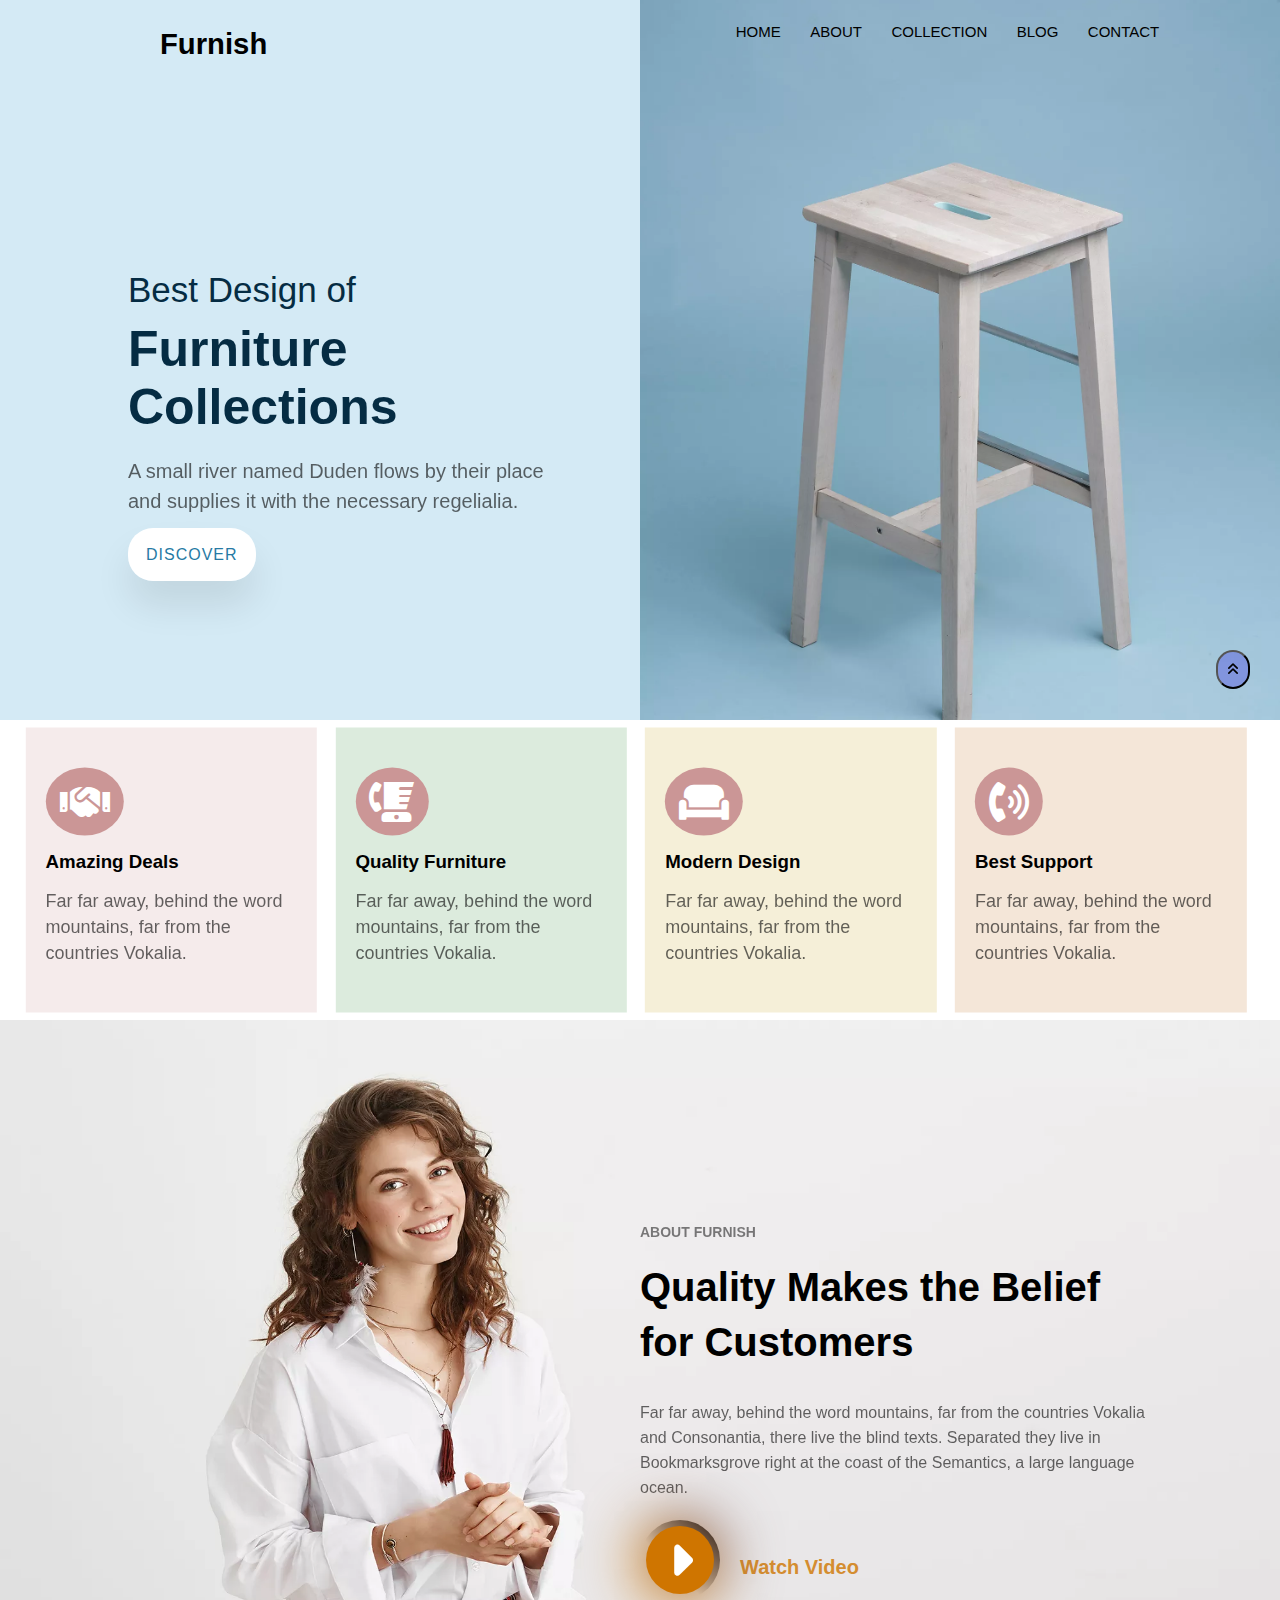
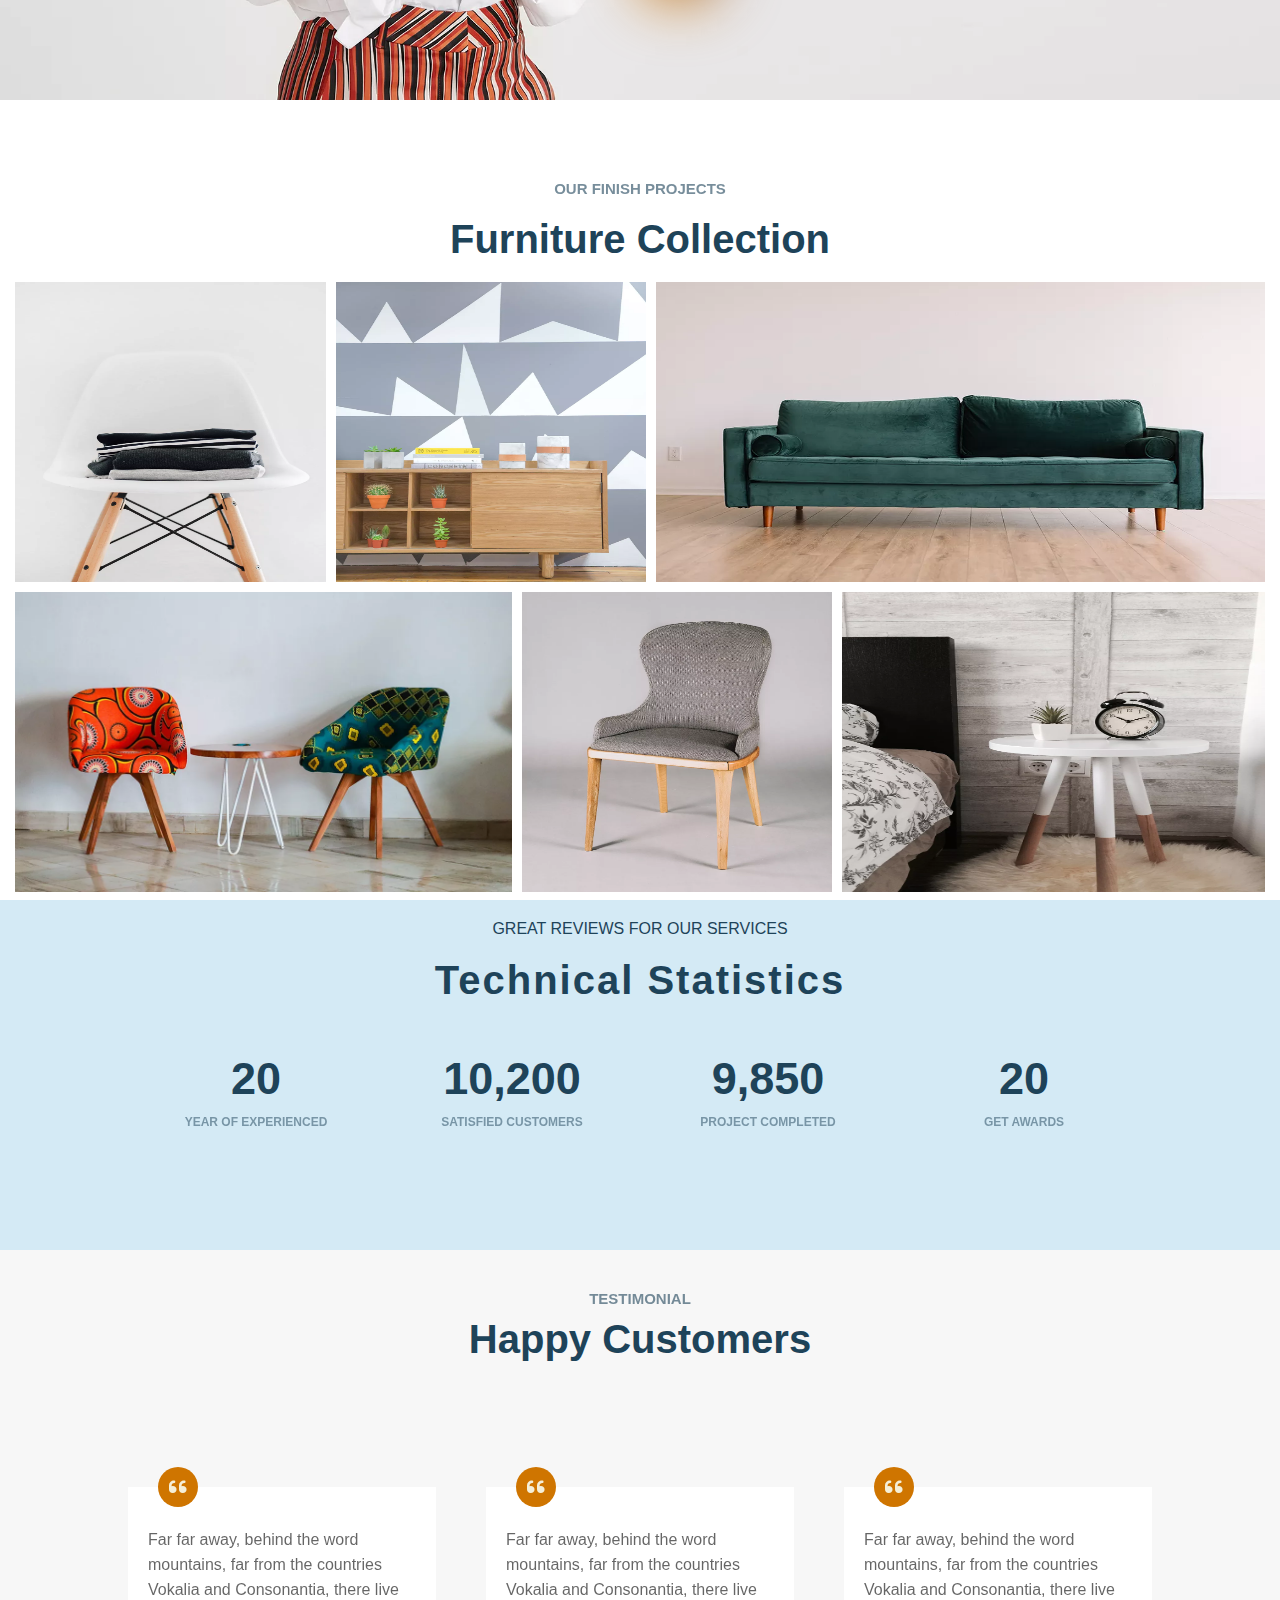
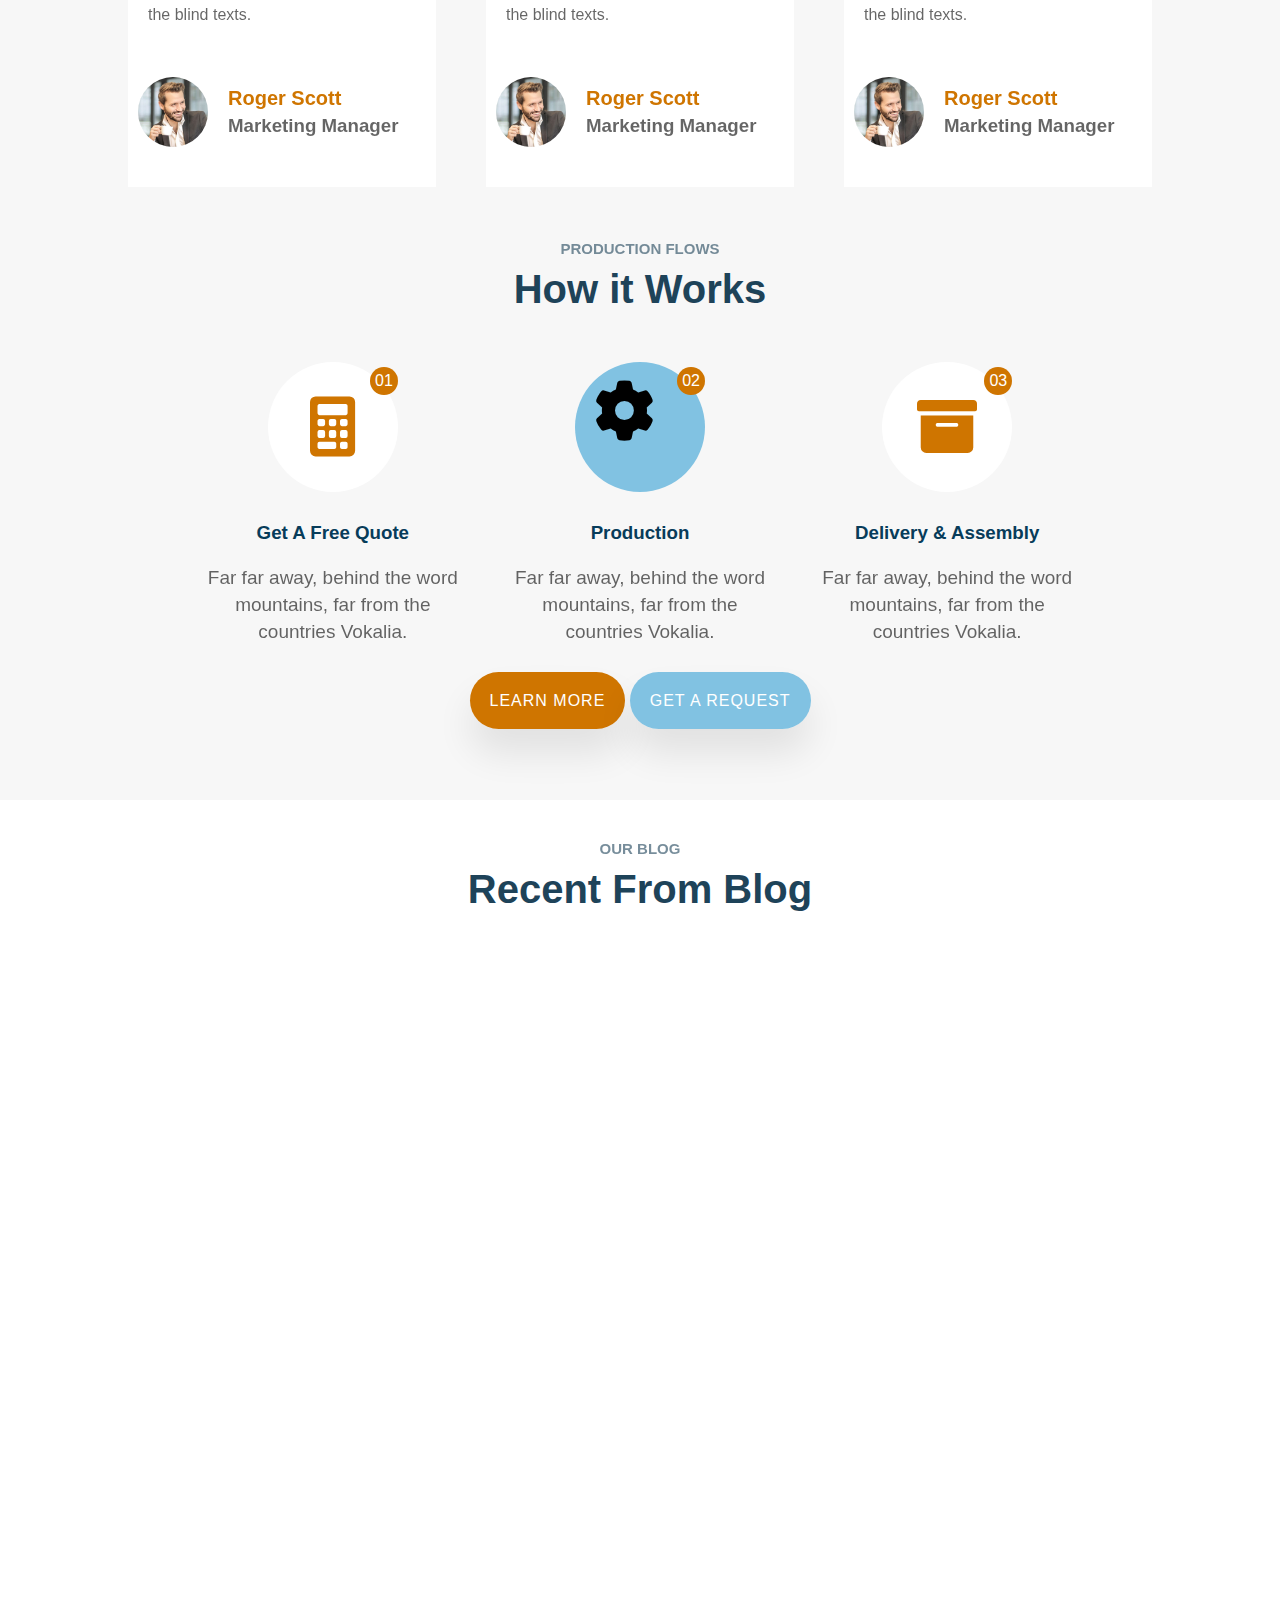
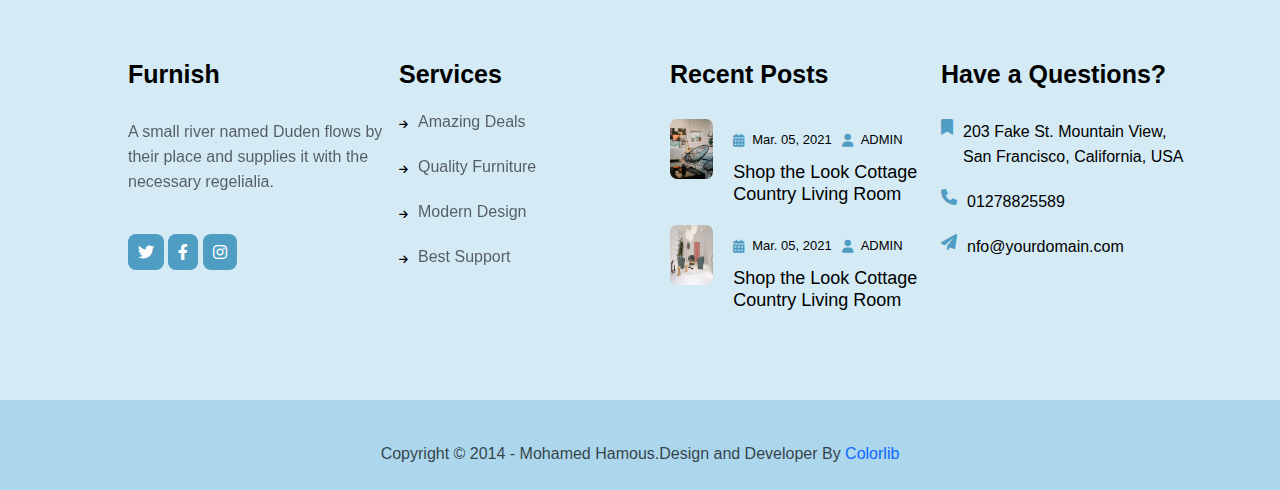
<file: index.html>
<!DOCTYPE html>
<html lang="en">

<head>
    <meta charset="UTF-8">
    <meta http-equiv="X-UA-Compatible" content="IE=edge">
    <meta name="viewport" content="width=device-width, initial-scale=1.0">
    <title>Furnish</title>
    <link rel="stylesheet" href="./sass/min1.css">
    <link rel="stylesheet" href="./sass/all.css">

    <!-- Link Swiper's CSS -->
    <link rel="stylesheet" href="https://unpkg.com/swiper/swiper-bundle.min.css" />

    <link rel="stylesheet" href="https://unpkg.com/swiper@8/swiper-bundle.min.css" />
    <!-- AOS -->
    <link href="https://unpkg.com/aos@2.3.1/dist/aos.css" rel="stylesheet">
</head>

<body>
    <!-- start of hero -->
    <section class="hero" id="butt">
        <div class="nav">
            <div class="d1">
                <div class="logo">
                    <h3>
                        Furnish
                    </h3>

                </div>
            </div>
            <div class="d2">
                <input type="checkbox" id="check">
                <div class="chck">
                    <label for="check" class="checkbtn">
                        <i class="fa-solid fa-bars"></i>
                    </label>
                </div>
                <ul>
                    <li><a href="./index.html">HOME</a></li>
                    <li><a href="./html/about.html">ABOUT</a></li>
                    <li><a href="./html/colliction.html">COLLECTION</a></li>
                    <li><a href="./html/blog.html">BLOG</a></li>
                    <li><a href="./html/contact.html">CONTACT</a></li>

                </ul>
            </div>
        </div>
        <div class="img">
            <div class="color">
               <!-- scrol -->
        <div class="scrol">
            <a href="#butt"><button><i class="fa-solid fa-angles-up"></i></button></a>
        </div>
        <!-- scrol -->
            </div>
            <div class="imgg">

            </div>
        </div>
        <div class="d">
            <h3>Best Design of</h3>
            <h2>Furniture Collections
            </h2>
            <p>A small river named Duden flows by their place and supplies it with the necessary regelialia.</p>
            <a href="#">DISCOVER</a>
        </div>
      


        

    </section>
    <!-- end of hero -->

    <!-- start of hedar -->
    <!-- start of sec1 -->
    <section class="sec1">
        <div class="d1">
            <div class="dd1 dd11">
                <div class="icon">
                    <i class="fa-solid fa-handshake"></i>
                    <h3>Amazing Deals</h3>
                    <p>Far far away, behind the word mountains, far from the countries Vokalia.</p>
                </div>
            </div>
            <div class="dd1 dd12">
                <div class="icon">
                    <i class="fa-solid fa-blender-phone"></i>
                    <h3>Quality Furniture</h3>
                    <p>Far far away, behind the word mountains, far from the countries Vokalia.</p>
                </div>
            </div>
            <div class="dd1 dd13">
                <div class="icon">
                    <i class="fa-solid fa-couch"></i>
                    <h3>Modern Design</h3>
                    <p>Far far away, behind the word mountains, far from the countries Vokalia.</p>
                </div>
            </div>
            <div class="dd1 dd14">
                <div class="icon">
                    <i class="fa-solid fa-phone-volume"></i>
                    <h3>Best Support</h3>
                    <p>Far far away, behind the word mountains, far from the countries Vokalia.</p>
                </div>
            </div>
        </div>

       
    </section>

    <!-- end of sec1 -->

    <!-- start of Watch -->
    <section class="Watch">
        <div class="d">
            <h4>ABOUT FURNISH</h4>
            <h3>Quality Makes the Belief for Customers</h3>
            <p>Far far away, behind the word mountains, far from the countries Vokalia and Consonantia, there live the
                blind texts. Separated they live in Bookmarksgrove right at the coast of the Semantics, a large language
                ocean.</p>
            <div class="icon">

                <a href="https://youtu.be/ThutMddh32E" target="_blank">
                    <div class="d1"><i class="fa-solid fa-caret-right"></i></div>
                </a>

                <h3>Watch Video</h3>
            </div>
        </div>
    </section>
    <!-- end of Watch -->
    <!-- end of hedar -->

    <!-- start of Furniture -->
    <section class="Furniture">
        <div class="d1">
            <h4>OUR FINISH PROJECTS</h4>
            <h2>Furniture Collection</h2>
        </div>

        <div class="d2">

            <div class="dd1">
                <div class="ddd1">
                    <img src="images/xgallery-1.jpg.pagespeed.ic.2M0pDzIi0f.webp" alt="">
                    <div class="hover">
                        <div class="hov">
                            <i class="fa-solid fa-magnifying-glass"></i>
                            <h2>Business Finance Consulting</h2>
                        </div>
                    </div>
                </div>
                <div class="ddd1">
                    <img src="images/xgallery-2.jpg.pagespeed.ic.TLywD-6RND.webp"">
                    <div class=" hover">
                    <div class="hov">
                        <i class="fa-solid fa-magnifying-glass"></i>
                        <h2>Business Finance Consulting</h2>
                    </div>

                </div>
            </div>
            <div class="ddd1">
                <img src="images/xgallery-3.jpg.pagespeed.ic.D6v1FlGP67.webp" alt="">
                <div class="hover">
                    <div class="hov">

                        <i class="fa-solid fa-magnifying-glass"></i>
                        <h2>Business Finance Consulting</h2>
                    </div>

                </div>
            </div>

        </div>

        <div class="dd1 dd11">
            <div class="ddd1">
                <img src="images/xgallery-4.jpg.pagespeed.ic.HyPAauMpzn.webp" alt="">
                <div class="hover">
                    <div class="hov">
                        <i class="fa-solid fa-magnifying-glass"></i>
                        <h2>Business Finance Consulting</h2>
                    </div>
                </div>
            </div>
            <div class="ddd1">
                <img src="images/xgallery-5.jpg.pagespeed.ic._EmWfuQrC3.webp">
                <div class="hover">
                    <div class="hov">
                        <i class="fa-solid fa-magnifying-glass"></i>
                        <h2>Business Finance Consulting</h2>
                    </div>

                </div>
            </div>
            <div class="ddd1">
                <img src="images/xgallery-6.jpg.pagespeed.ic.Jp0t1eNjFv.webp" alt="">
                <div class="hover">
                    <div class="hov">

                        <i class="fa-solid fa-magnifying-glass"></i>
                        <h2>Business Finance Consulting</h2>
                    </div>

                </div>
            </div>

        </div>
        </div>
    </section>
    <!-- end of Furniture -->

    <!-- start of Technical -->
    <section class="Technical">
        <div class="d1">
            <p>GREAT REVIEWS FOR OUR SERVICES</p>
            <h2>Technical Statistics</h2>
        </div>
        <div class="d2">
            <div class="dd1">
                <h2>20</h2>
                <h3>YEAR OF EXPERIENCED</h3>
            </div>
            <div class="dd1">
                <h2>10,200 </h2>
                <h3>SATISFIED CUSTOMERS</h3>
            </div>
            <div class="dd1">
                <h2>9,850 </h2>
                <h3>PROJECT COMPLETED</h3>
            </div>
            <div class="dd1">
                <h2>20</h2>
                <h3>GET AWARDS</h3>
            </div>
        </div>
    </section>
    <!-- end of Technical -->

    <!-- start of Happy -->
    <section class="Happy">
        <div class="d1">
            <h6>TESTIMONIAL</h6>
            <h2>Happy Customers</h2>
        </div>
        <!-- Slider start -->
        <div class="section">



            <div class="swiper mySwiper container">


                <div class="swiper-wrapper content">



                    <!-- التكرار -->
                    <div class="swiper-slide card">
                        <div class="card-content">
                            <div class="icon">
                                <i class="fa-solid fa-quote-left"></i>
                            </div>
                            <div class="nam">
                                <p>Far far away, behind the word mountains, far from the countries Vokalia and
                                    Consonantia, there live the blind texts.</p>
                            </div>
                            <div class="dd1">
                                <div class="image">
                                    <img src="images/xperson_1.jpg.pagespeed.ic.a2MnMHMs44.webp" alt="">
                                </div>
                                <div class="dd">
                                    <h2>Roger Scott</h2>
                                    <h3>Marketing Manager</h3>
                                </div>
                            </div>

                        </div>

                    </div>
                    <!-- التكرار -->
                    <div class="swiper-slide card">
                        <div class="card-content">
                            <div class="icon">
                                <i class="fa-solid fa-quote-left"></i>
                            </div>
                            <div class="nam">
                                <p>Far far away, behind the word mountains, far from the countries Vokalia and
                                    Consonantia, there live the blind texts.</p>
                            </div>
                            <div class="dd1">
                                <div class="image">
                                    <img src="images/xperson_1.jpg.pagespeed.ic.a2MnMHMs44.webp" alt="">
                                </div>
                                <div class="dd">
                                    <h2>Roger Scott</h2>
                                    <h3>Marketing Manager</h3>
                                </div>
                            </div>

                        </div>

                    </div>
                    <!-- التكرار -->
                    <div class="swiper-slide card">
                        <div class="card-content">
                            <div class="icon">
                                <i class="fa-solid fa-quote-left"></i>
                            </div>
                            <div class="nam">
                                <p>Far far away, behind the word mountains, far from the countries Vokalia and
                                    Consonantia, there live the blind texts.</p>
                            </div>
                            <div class="dd1">
                                <div class="image">
                                    <img src="images/xperson_1.jpg.pagespeed.ic.a2MnMHMs44.webp" alt="">
                                </div>
                                <div class="dd">
                                    <h2>Roger Scott</h2>
                                    <h3>Marketing Manager</h3>
                                </div>
                            </div>

                        </div>

                    </div>
                    <!-- التكرار -->
                    <div class="swiper-slide card">
                        <div class="card-content">
                            <div class="icon">
                                <i class="fa-solid fa-quote-left"></i>
                            </div>
                            <div class="nam">
                                <p>Far far away, behind the word mountains, far from the countries Vokalia and
                                    Consonantia, there live the blind texts.</p>
                            </div>
                            <div class="dd1">
                                <div class="image">
                                    <img src="images/xperson_1.jpg.pagespeed.ic.a2MnMHMs44.webp" alt="">
                                </div>
                                <div class="dd">
                                    <h2>Roger Scott</h2>
                                    <h3>Marketing Manager</h3>
                                </div>
                            </div>
                        </div>

                    </div>



                </div>


                <!-- <div class="swiper-button-next"></div>
            <div class="swiper-button-prev"></div> -->
                <!-- <div class="swiper-pagination mmmm"></div> -->
            </div>


        </div>
        <!-- Slider start -->
    </section>
    <!-- end of Happy -->

    <!-- start of Works -->
    <section class="Works">
        <div class="d1">
            <h6>PRODUCTION FLOWS</h6>
            <h2>How it Works</h2>
        </div>
        <div class="d2">
            <div class="dd1">
                <div class="icon icon1">
                    <i class="fa-solid fa-calculator"></i>
                    <p>01</p>
                </div>
                <h3>Get A Free Quote</h3>
                <p class="p">Far far away, behind the word mountains, far from the countries Vokalia.</p>
            </div>
            
            <div class="dd1">
                <div class="icon icon2">
                    <i class="fa-solid fa-gear"></i>
                    <p>02</p>
                </div>
                <h3>Production</h3>
                <p class="p">Far far away, behind the word mountains, far from the countries Vokalia.</p>
            </div>
            <div class="dd1">
                <div class="icon icon1">
                    <i class="fa-solid fa-box-archive"></i>
                    <p>03</p>
                </div>
                <h3>Delivery & Assembly</h3>
                <p class="p">Far far away, behind the word mountains, far from the countries Vokalia.</p>
            </div>
        </div>
      <div class="d3">
        <a href="#" class="a1">LEARN MORE</a>
        <a href="#" class="a2">GET A REQUEST</a>
      </div>
    </section>
    <!-- end of Works -->

    <!-- start of BLOG -->
    <section class="BLOG">
        <div class="d1">
            <h6>OUR BLOG</h6>
            <h2>Recent From Blog</h2>
        </div>
       
        <div class="d2">
            <div class="dd1" data-aos="fade-right">
                <div class="ddd1">
                    <img src="./images/ximage_1.jpg.pagespeed.ic.lLQxauzNRM.webp" alt="">
                </div>
                <div class="ddd2">
                    <div class="dddd2">
                        <div class="icon">
                            <div class="icon1">
                                <i class="fa-solid fa-user"></i>
                                <p>ADMIN</p>
                            </div>
                            
                            <div class="icon1">
                                <i class="fa-solid fa-calendar-days"></i>
                                <p>JAN 27 2021</p>
                            </div>
                            <div class="icon1">
                                <i class="fa-regular fa-comments"></i>
                                <p>COMMENTS</p>
                            </div>
                            
                        </div>
                        <h2>Shop the Look Cottage Country Living Room</h2>
                        <p>A small river named Duden flows by their place.</p>
                    </div>
                </div>
            </div>

            <div class="dd1" data-aos="fade-left">
                <div class="ddd1">
                    <img src="./images/ximage_2.jpg.pagespeed.ic.QHtUTnUGus.webp" alt="">
                </div>
                <div class="ddd2">
                    <div class="dddd2">
                        <div class="icon">
                            <div class="icon1">
                                <i class="fa-solid fa-user"></i>
                                <p>ADMIN</p>
                            </div>
                            
                            <div class="icon1">
                                <i class="fa-solid fa-calendar-days"></i>
                                <p>JAN 27 2021</p>
                            </div>
                            <div class="icon1">
                                <i class="fa-regular fa-comments"></i>
                                <p>COMMENTS</p>
                            </div>
                            
                        </div>
                        <h2>Shop the Look Cottage Country Living Room</h2>
                        <p>A small river named Duden flows by their place.</p>
                    </div>
                </div>
            </div>
            <div class="dd1" data-aos="fade-right">
                
                <div class="ddd2">
                    <div class="dddd2">
                        <div class="icon">
                            <div class="icon1">
                                <i class="fa-solid fa-user"></i>
                                <p>ADMIN</p>
                            </div>
                            
                            <div class="icon1">
                                <i class="fa-solid fa-calendar-days"></i>
                                <p>JAN 27 2021</p>
                            </div>
                            <div class="icon1">
                                <i class="fa-regular fa-comments"></i>
                                <p>COMMENTS</p>
                            </div>
                            
                        </div>
                        <h2>Shop the Look Cottage Country Living Room</h2>
                        <p>A small river named Duden flows by their place.</p>
                    </div>
                </div>
                <div class="ddd1">
                    <img src="./images/ximage_3.jpg.pagespeed.ic.pbxz9NSsK_.webp" alt="">
                </div>
            </div>
            <div class="dd1" data-aos="fade-left">
               
                <div class="ddd2">
                    <div class="dddd2">
                        <div class="icon">
                            <div class="icon1">
                                <i class="fa-solid fa-user"></i>
                                <p>ADMIN</p>
                            </div>
                            
                            <div class="icon1">
                                <i class="fa-solid fa-calendar-days"></i>
                                <p>JAN 27 2021</p>
                            </div>
                            <div class="icon1">
                                <i class="fa-regular fa-comments"></i>
                                <p>COMMENTS</p>
                            </div>
                            
                        </div>
                        <h2>Shop the Look Cottage Country Living Room</h2>
                        <p>A small river named Duden flows by their place.</p>
                    </div>
                </div>
                <div class="ddd1">
                    <img src="./images/ximage_4.jpg.pagespeed.ic.snGqhGrNJf.webp" alt="">
                </div>
            </div>
            
            
        </div>
        
    </section>
    <!-- end of BLOG -->

      <!-- start of footre -->
      <section class="footre">
        <div class="d1">
            <div class="dd1 dd11">
                <h3>Furnish </h3>
                <p>A small river named Duden flows by their place and supplies it with the necessary regelialia.</p>
                <div class="icon">
                    <i class="fa-brands fa-twitter"></i>
                    <i class="fa-brands fa-facebook-f"></i>
                    <i class="fa-brands fa-instagram"></i>
                </div>
            </div>

            <div class="dd1 dd12">
                <h3>Services</h3>
                <div class="icons">
                    <div class="ico">
                        <i class="fa-solid fa-arrow-right"></i>
                       <a href="#"><p>Amazing Deals</p></a>   
                    </div>
                    <div class="ico">
                        <i class="fa-solid fa-arrow-right"></i>
                       <a href="#"><p>Quality Furniture</p></a>   
                    </div>
                    <div class="ico">
                        <i class="fa-solid fa-arrow-right"></i>
                       <a href="#"><p>Modern Design</p></a>   
                    </div>
                    <div class="ico">
                        <i class="fa-solid fa-arrow-right"></i>
                       <a href="#"><p>Best Support</p></a>   
                    </div>
                </div>
            </div>

            <div class="dd1 dd13">
                <h3>Recent Posts</h3>
                <div class="ddd1">
                    <div class="img">
                        <img src="images/ximage_1.jpg.pagespeed.ic.lLQxauzNRM.webp" alt="" srcset="">

                    </div>
                    <div class="icons">
                        <div class="add">
                            <div class="icon1">
                                <i class="fa-solid fa-calendar-days"></i>
                                <p>Mar. 05, 2021</p>
                            </div>
                            <div class="icon1">
                                <i class="fa-solid fa-user"></i>
                                <p>ADMIN</p>
                            </div>
                        </div>
                        
                        <p>Shop the Look Cottage Country Living Room</p>
                        
                        
                    </div>
                </div>
                <div class="ddd1">
                    <div class="img">
                        <img src="images/ximage_2.jpg.pagespeed.ic.QHtUTnUGus.webp" alt="" srcset="">

                    </div>
                    <div class="icons">
                        <div class="add">
                            <div class="icon1">
                                <i class="fa-solid fa-calendar-days"></i>
                                <p>Mar. 05, 2021</p>
                            </div>
                            <div class="icon1">
                                <i class="fa-solid fa-user"></i>
                                <p>ADMIN</p>
                            </div>
                        </div>
                        
                        <p>Shop the Look Cottage Country Living Room</p>
                        
                        
                    </div>
                </div>
            </div>
            <div class="dd1 dd14">
                <h3>Have a Questions?</h3>
                <div class="icon4">
                    <i class="fa-solid fa-bookmark"></i>
                    <p>203 Fake St. Mountain View, San Francisco, California, USA</p>
                </div>
                <div class="icon4">
                    <i class="fa-solid fa-phone"></i>
                    <p>01278825589</p>
                </div>
                <div class="icon4">
                    <i class="fa-solid fa-paper-plane"></i>
                    <p>nfo@yourdomain.com</p>
                </div>
                
            </div>
        </div>
        <div class="d2">
            <p>Copyright © 2014 - Mohamed Hamous.Design and Developer By
                <a href="https://colorlib.com/" target="_blank">Colorlib</a>
            </p>
        </div>
    </section>
    <!-- end of  footre -->



    <!-- AOS -->
    <script src="https://unpkg.com/aos@2.3.1/dist/aos.js"></script>
    <!-- Swiper JS -->
    <script src="https://unpkg.com/swiper/swiper-bundle.min.js"></script>

    <script src="https://unpkg.com/swiper@8/swiper-bundle.min.js"></script>
    <!-- Initialize Swiper -->
    <script>
        var swiper = new Swiper(".mySwiper", {
            slidesPerView: 1,
            spaceBetween: 40,
            grabCursor: true,
            autoplay: {
                delay: 4000,
                disableOnInteraction: false,
                pauseOnMouseEnter: true,
            },
            slidesPerGroup: 1,
            loop: true,
            loopFillGroupWithBlank: true,
            pagination: {
                el: ".swiper-pagination",
                clickable: true,
            },
            navigation: {
                nextEl: ".swiper-button-next",
                prevEl: ".swiper-button-prev",
            },
            slidesPerView: 1,
            spaceBetween: 10,
            pagination: {
                el: ".swiper-pagination",
                clickable: true,
            },
            breakpoints: {
                400: {
                    slidesPerView: 1,
                    spaceBetween: 20,
                },
                600: {
                    slidesPerView: 2,
                    spaceBetween: 40,
                },
                768: {
                    slidesPerView: 2,
                    spaceBetween: 50,
                },
                1200: {
                    slidesPerView: 3,
                    spaceBetween: 50,
                },
            },
        });
    </script>
    <script>
        AOS.init({
            once: true,
            duration: 1000,
        })
    </script>
</body>

</html>
</file>
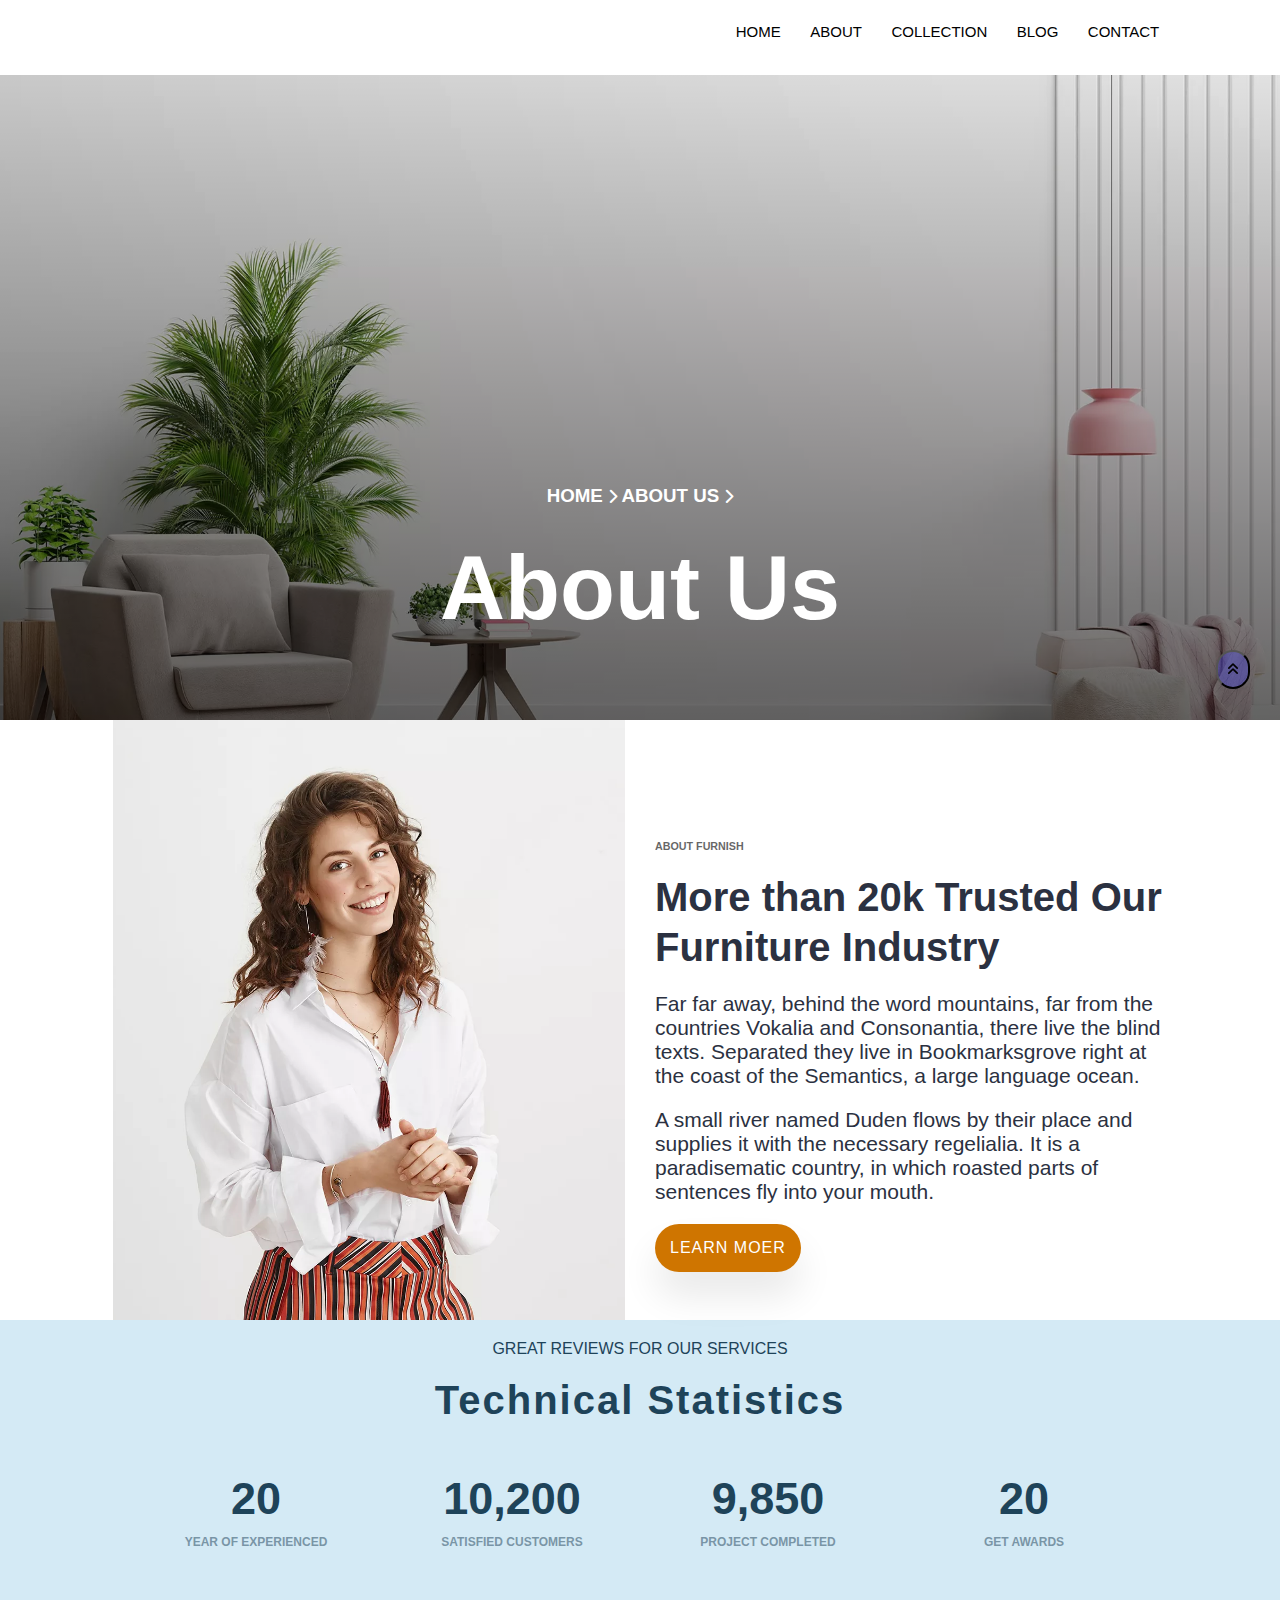
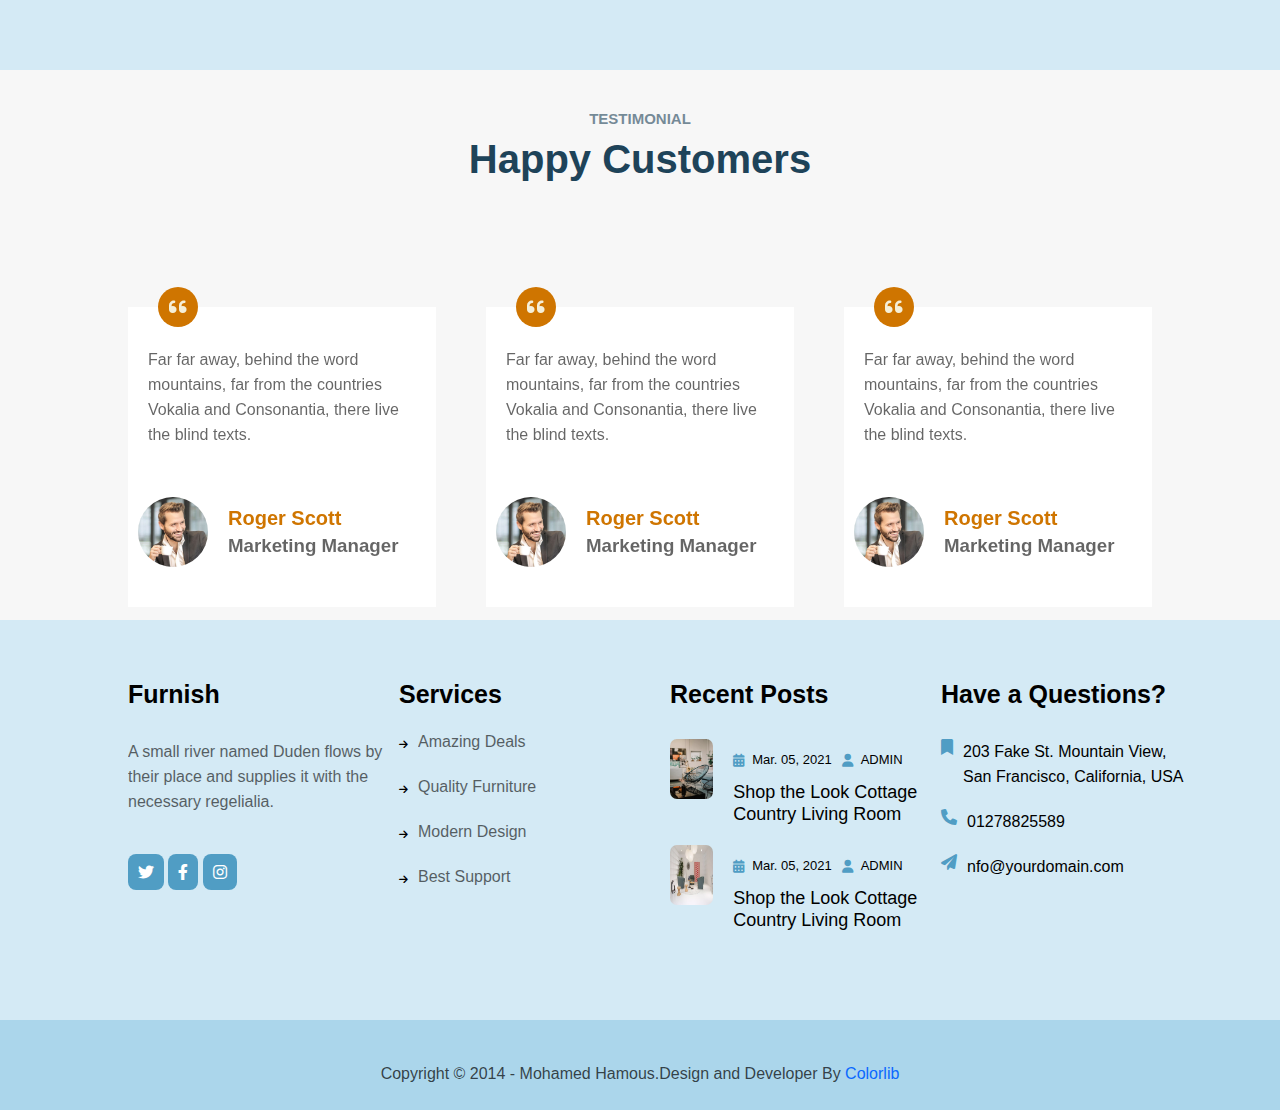
<file: html/about.html>
<!DOCTYPE html>
<html lang="en">

<head>
    <meta charset="UTF-8">
    <meta http-equiv="X-UA-Compatible" content="IE=edge">
    <meta name="viewport" content="width=device-width, initial-scale=1.0">
    <title>Furnish</title>
    <link rel="stylesheet" href="../sass/min2.css">
    <link rel="stylesheet" href="../sass/all.css">

    <!-- Link Swiper's CSS -->
    <link rel="stylesheet" href="https://unpkg.com/swiper/swiper-bundle.min.css" />

    <link rel="stylesheet" href="https://unpkg.com/swiper@8/swiper-bundle.min.css" />
    <!-- AOS -->
    <link href="https://unpkg.com/aos@2.3.1/dist/aos.css" rel="stylesheet">
</head>

<body>
    <!-- start of hero -->
    <section class="hero" id="butt">

        <div class="nav">
            <div class="d1">
                <div class="logo">
                    <h3>
                        Furnish
                    </h3>

                </div>
            </div>
            <div class="d2">
                <input type="checkbox" id="check">
                <div class="chck">
                    <label for="check" class="checkbtn">
                        <i class="fa-solid fa-bars"></i>
                    </label>
                </div>
                <ul>
                    <li><a href="../index.html">HOME</a></li>
                    <li><a href="../html/about.html">ABOUT</a></li>
                    <li><a href="../html/colliction.html">COLLECTION</a></li>
                    <li><a href="../html/blog.html">BLOG</a></li>
                    <li><a href="../html/contact.html">CONTACT</a></li>

                </ul>
            </div>
        </div>
        <div class="d1">
            <h3> <a href="../index.html">HOME</a> <i class="fa-solid fa-chevron-right"></i> ABOUT US <i class="fa-solid fa-chevron-right"></i></h3>
            <h1>About Us</h1>
        </div>
               
    <!-- scrol -->
    <div class="scrol">
        <a href="#butt"><button><i class="fa-solid fa-angles-up"></i></button></a>
    </div>
    <!-- scrol -->
  

    </section>
    <!-- end of hero -->

    <!-- start of hedar -->
    

  
    <section class="hedar">
         <div class="d1">
           
         </div>
         <div class="d2">
            <div class="dd2">
                <h6>ABOUT FURNISH</h6>
                <h2>More than 20k Trusted Our Furniture Industry</h2>
                <p>Far far away, behind the word mountains, far from the countries Vokalia and Consonantia, there live the blind texts. Separated they live in Bookmarksgrove right at the coast of the Semantics, a large language ocean.</p>
                <p>A small river named Duden flows by their place and supplies it with the necessary regelialia. It is a paradisematic country, in which roasted parts of sentences fly into your mouth.</p>

                <a href="#">LEARN MOER</a>
            </div>
         </div>
    </section>

    <!-- end of hedar -->

    

    <!-- start of Technical -->
    <section class="Technical">
        <div class="d1">
            <p>GREAT REVIEWS FOR OUR SERVICES</p>
            <h2>Technical Statistics</h2>
        </div>
        <div class="d2">
            <div class="dd1">
                <h2>20</h2>
                <h3>YEAR OF EXPERIENCED</h3>
            </div>
            <div class="dd1">
                <h2>10,200 </h2>
                <h3>SATISFIED CUSTOMERS</h3>
            </div>
            <div class="dd1">
                <h2>9,850 </h2>
                <h3>PROJECT COMPLETED</h3>
            </div>
            <div class="dd1">
                <h2>20</h2>
                <h3>GET AWARDS</h3>
            </div>
        </div>
    </section>
    <!-- end of Technical -->

    <!-- start of Happy -->
    <section class="Happy">
        <div class="d1">
            <h6>TESTIMONIAL</h6>
            <h2>Happy Customers</h2>
        </div>
        <!-- Slider start -->
        <div class="section">



            <div class="swiper mySwiper container">


                <div class="swiper-wrapper content">



                    <!-- التكرار -->
                    <div class="swiper-slide card">
                        <div class="card-content">
                            <div class="icon">
                                <i class="fa-solid fa-quote-left"></i>
                            </div>
                            <div class="nam">
                                <p>Far far away, behind the word mountains, far from the countries Vokalia and
                                    Consonantia, there live the blind texts.</p>
                            </div>
                            <div class="dd1">
                                <div class="image">
                                    <img src="../images/xperson_1.jpg.pagespeed.ic.a2MnMHMs44.webp" alt="">
                                </div>
                                <div class="dd">
                                    <h2>Roger Scott</h2>
                                    <h3>Marketing Manager</h3>
                                </div>
                            </div>

                        </div>

                    </div>
                    <!-- التكرار -->
                    <div class="swiper-slide card">
                        <div class="card-content">
                            <div class="icon">
                                <i class="fa-solid fa-quote-left"></i>
                            </div>
                            <div class="nam">
                                <p>Far far away, behind the word mountains, far from the countries Vokalia and
                                    Consonantia, there live the blind texts.</p>
                            </div>
                            <div class="dd1">
                                <div class="image">
                                    <img src="../images/xperson_1.jpg.pagespeed.ic.a2MnMHMs44.webp" alt="">
                                </div>
                                <div class="dd">
                                    <h2>Roger Scott</h2>
                                    <h3>Marketing Manager</h3>
                                </div>
                            </div>

                        </div>

                    </div>
                    <!-- التكرار -->
                    <div class="swiper-slide card">
                        <div class="card-content">
                            <div class="icon">
                                <i class="fa-solid fa-quote-left"></i>
                            </div>
                            <div class="nam">
                                <p>Far far away, behind the word mountains, far from the countries Vokalia and
                                    Consonantia, there live the blind texts.</p>
                            </div>
                            <div class="dd1">
                                <div class="image">
                                    <img src="../images/xperson_1.jpg.pagespeed.ic.a2MnMHMs44.webp" alt="">
                                </div>
                                <div class="dd">
                                    <h2>Roger Scott</h2>
                                    <h3>Marketing Manager</h3>
                                </div>
                            </div>

                        </div>

                    </div>
                    <!-- التكرار -->
                    <div class="swiper-slide card">
                        <div class="card-content">
                            <div class="icon">
                                <i class="fa-solid fa-quote-left"></i>
                            </div>
                            <div class="nam">
                                <p>Far far away, behind the word mountains, far from the countries Vokalia and
                                    Consonantia, there live the blind texts.</p>
                            </div>
                            <div class="dd1">
                                <div class="image">
                                    <img src="../images/xperson_1.jpg.pagespeed.ic.a2MnMHMs44.webp" alt="">
                                </div>
                                <div class="dd">
                                    <h2>Roger Scott</h2>
                                    <h3>Marketing Manager</h3>
                                </div>
                            </div>
                        </div>

                    </div>



                </div>


                <!-- <div class="swiper-button-next"></div>
            <div class="swiper-button-prev"></div> -->
                <!-- <div class="swiper-pagination mmmm"></div> -->
            </div>


        </div>
        <!-- Slider start -->
    </section>
    <!-- end of Happy -->


      <!-- start of footre -->
      <section class="footre">
        <div class="d1">
            <div class="dd1 dd11">
                <h3>Furnish </h3>
                <p>A small river named Duden flows by their place and supplies it with the necessary regelialia.</p>
                <div class="icon">
                    <i class="fa-brands fa-twitter"></i>
                    <i class="fa-brands fa-facebook-f"></i>
                    <i class="fa-brands fa-instagram"></i>
                </div>
            </div>

            <div class="dd1 dd12">
                <h3>Services</h3>
                <div class="icons">
                    <div class="ico">
                        <i class="fa-solid fa-arrow-right"></i>
                       <a href="#"><p>Amazing Deals</p></a>   
                    </div>
                    <div class="ico">
                        <i class="fa-solid fa-arrow-right"></i>
                       <a href="#"><p>Quality Furniture</p></a>   
                    </div>
                    <div class="ico">
                        <i class="fa-solid fa-arrow-right"></i>
                       <a href="#"><p>Modern Design</p></a>   
                    </div>
                    <div class="ico">
                        <i class="fa-solid fa-arrow-right"></i>
                       <a href="#"><p>Best Support</p></a>   
                    </div>
                </div>
            </div>

            <div class="dd1 dd13">
                <h3>Recent Posts</h3>
                <div class="ddd1">
                    <div class="img">
                        <img src="../images/ximage_1.jpg.pagespeed.ic.lLQxauzNRM.webp" alt="" srcset="">

                    </div>
                    <div class="icons">
                        <div class="add">
                            <div class="icon1">
                                <i class="fa-solid fa-calendar-days"></i>
                                <p>Mar. 05, 2021</p>
                            </div>
                            <div class="icon1">
                                <i class="fa-solid fa-user"></i>
                                <p>ADMIN</p>
                            </div>
                        </div>
                        
                        <p>Shop the Look Cottage Country Living Room</p>
                        
                        
                    </div>
                </div>
                <div class="ddd1">
                    <div class="img">
                        <img src="../images/ximage_2.jpg.pagespeed.ic.QHtUTnUGus.webp" alt="" srcset="">

                    </div>
                    <div class="icons">
                        <div class="add">
                            <div class="icon1">
                                <i class="fa-solid fa-calendar-days"></i>
                                <p>Mar. 05, 2021</p>
                            </div>
                            <div class="icon1">
                                <i class="fa-solid fa-user"></i>
                                <p>ADMIN</p>
                            </div>
                        </div>
                        
                        <p>Shop the Look Cottage Country Living Room</p>
                        
                        
                    </div>
                </div>
            </div>
            <div class="dd1 dd14">
                <h3>Have a Questions?</h3>
                <div class="icon4">
                    <i class="fa-solid fa-bookmark"></i>
                    <p>203 Fake St. Mountain View, San Francisco, California, USA</p>
                </div>
                <div class="icon4">
                    <i class="fa-solid fa-phone"></i>
                    <p>01278825589</p>
                </div>
                <div class="icon4">
                    <i class="fa-solid fa-paper-plane"></i>
                    <p>nfo@yourdomain.com</p>
                </div>
                
            </div>
        </div>
        <div class="d2">
            <p>Copyright © 2014 - Mohamed Hamous.Design and Developer By
                <a href="https://colorlib.com/" target="_blank">Colorlib</a>
            </p>
        </div>
    </section>
    <!-- end of  footre -->



    <!-- AOS -->
    <script src="https://unpkg.com/aos@2.3.1/dist/aos.js"></script>
    <!-- Swiper JS -->
    <script src="https://unpkg.com/swiper/swiper-bundle.min.js"></script>

    <script src="https://unpkg.com/swiper@8/swiper-bundle.min.js"></script>
    <!-- Initialize Swiper -->
    <script>
        var swiper = new Swiper(".mySwiper", {
            slidesPerView: 1,
            spaceBetween: 40,
            grabCursor: true,
            autoplay: {
                delay: 4000,
                disableOnInteraction: false,
                pauseOnMouseEnter: true,
            },
            slidesPerGroup: 1,
            loop: true,
            loopFillGroupWithBlank: true,
            pagination: {
                el: ".swiper-pagination",
                clickable: true,
            },
            navigation: {
                nextEl: ".swiper-button-next",
                prevEl: ".swiper-button-prev",
            },
            slidesPerView: 1,
            spaceBetween: 10,
            pagination: {
                el: ".swiper-pagination",
                clickable: true,
            },
            breakpoints: {
                400: {
                    slidesPerView: 1,
                    spaceBetween: 20,
                },
                600: {
                    slidesPerView: 2,
                    spaceBetween: 40,
                },
                768: {
                    slidesPerView: 2,
                    spaceBetween: 50,
                },
                1200: {
                    slidesPerView: 3,
                    spaceBetween: 50,
                },
            },
        });
    </script>
    <script>
        AOS.init({
            once: true,
            duration: 1000,
        })
    </script>
</body>

</html>
</file>
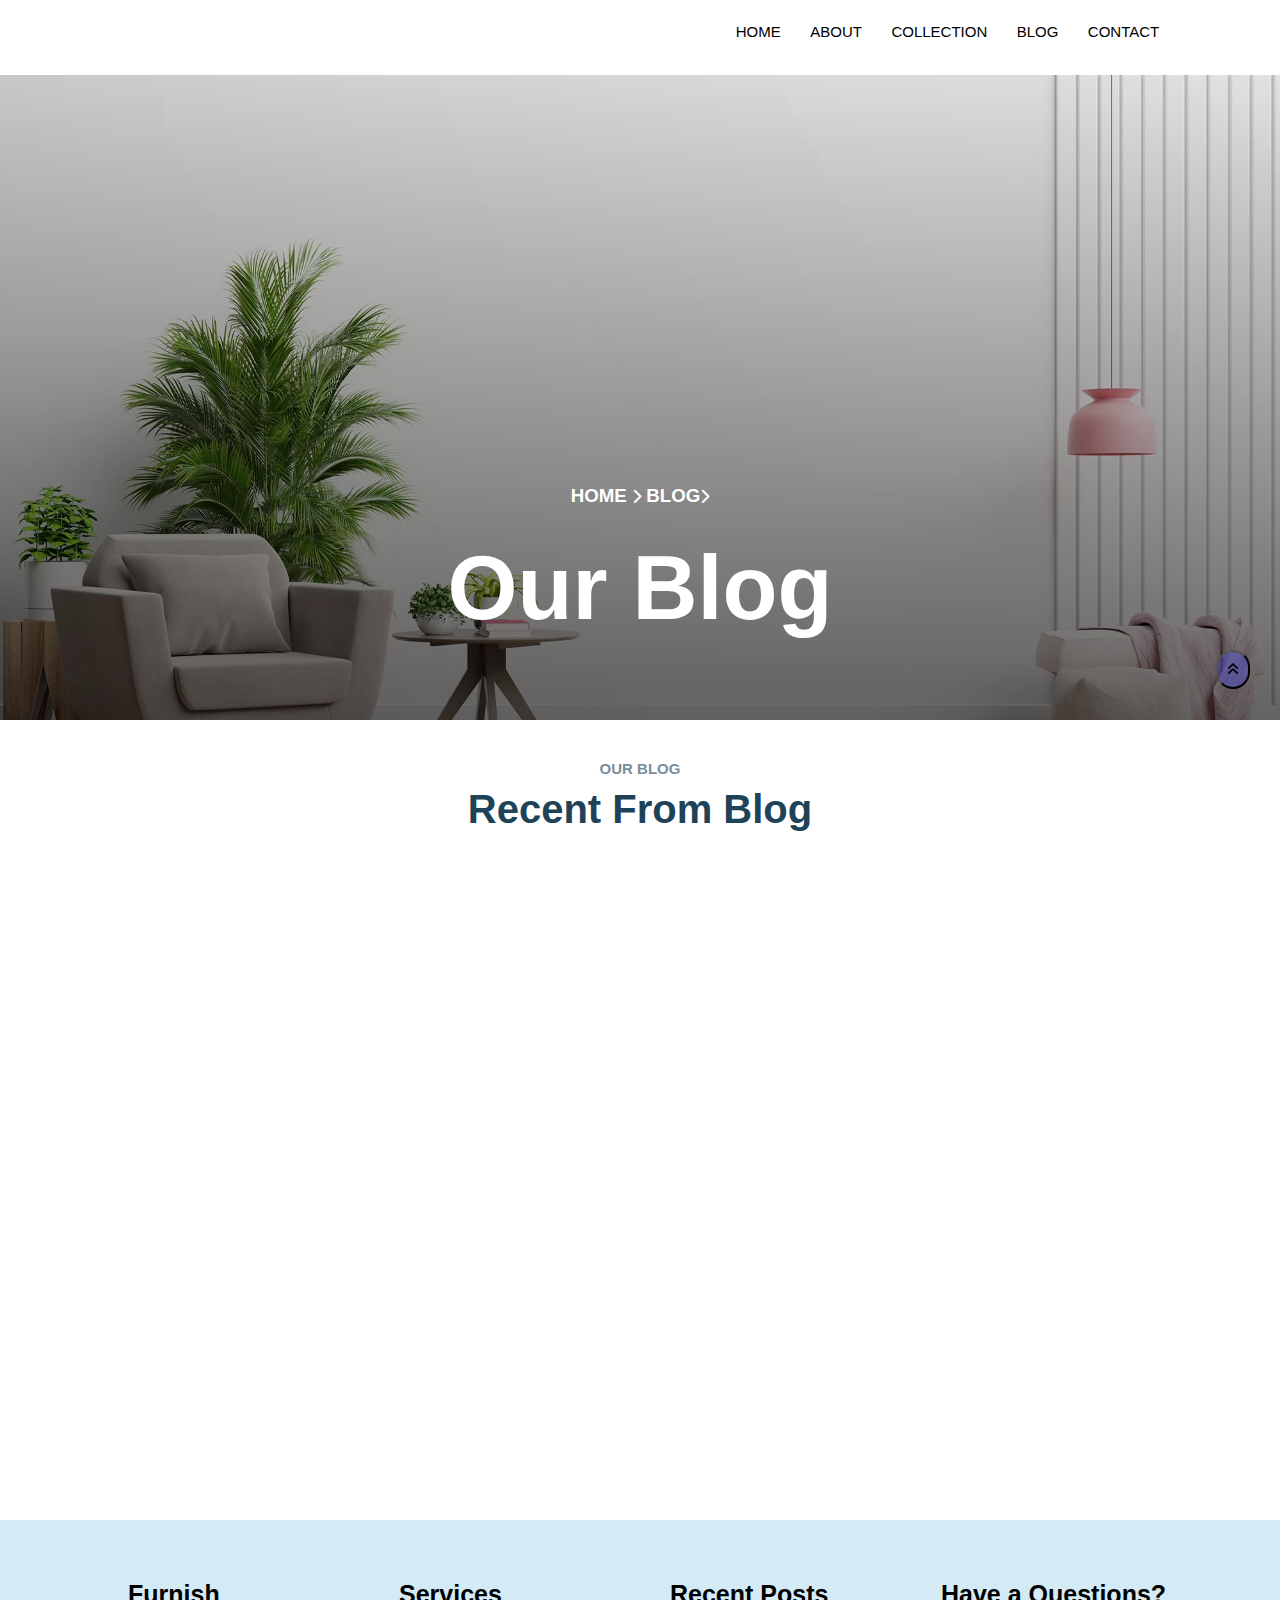
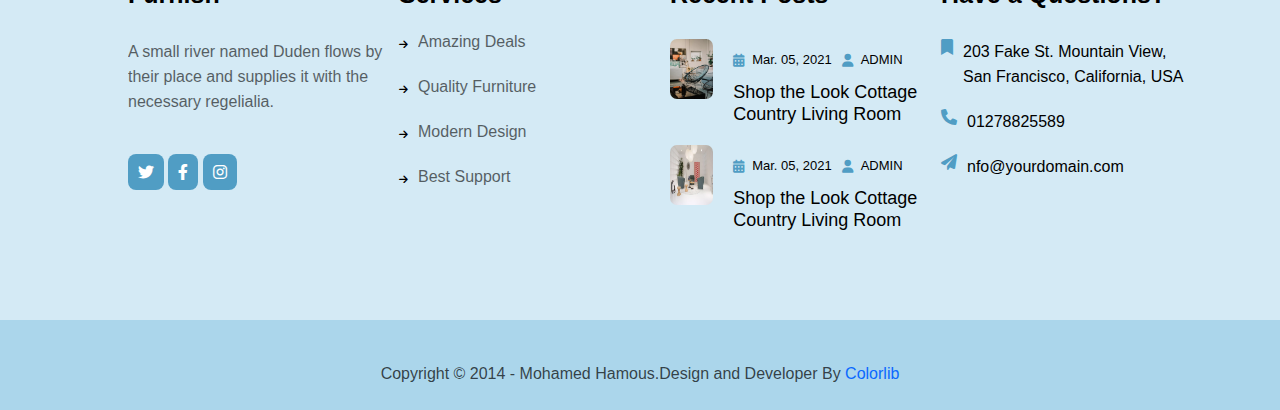
<file: html/blog.html>
<!DOCTYPE html>
<html lang="en">

<head>
    <meta charset="UTF-8">
    <meta http-equiv="X-UA-Compatible" content="IE=edge">
    <meta name="viewport" content="width=device-width, initial-scale=1.0">
    <title>Furnish</title>
    <link rel="stylesheet" href="../sass/min4.css">
    <link rel="stylesheet" href="../sass/all.css">

    <!-- Link Swiper's CSS -->
    <link rel="stylesheet" href="https://unpkg.com/swiper/swiper-bundle.min.css" />

    <link rel="stylesheet" href="https://unpkg.com/swiper@8/swiper-bundle.min.css" />
    <!-- AOS -->
    <link href="https://unpkg.com/aos@2.3.1/dist/aos.css" rel="stylesheet">
</head>

<body>
    <!-- start of hero -->
    <section class="hero" id="butt">

        <div class="nav">
            <div class="d1">
                <div class="logo">
                    <h3>
                        Furnish
                    </h3>

                </div>
            </div>
            <div class="d2">
                <input type="checkbox" id="check">
                <div class="chck">
                    <label for="check" class="checkbtn">
                        <i class="fa-solid fa-bars"></i>
                    </label>
                </div>
                <ul>
                    <li><a href="../index.html">HOME</a></li>
                    <li><a href="../html/about.html">ABOUT</a></li>
                    <li><a href="../html/colliction.html">COLLECTION</a></li>
                    <li><a href="../html/blog.html">BLOG</a></li>
                    <li><a href="../html/contact.html">CONTACT</a></li>

                </ul>
            </div>
        </div>
        <div class="d1">
            <h3> <a href="../index.html">HOME</a> <i class="fa-solid fa-chevron-right"></i> BLOG<i
                    class="fa-solid fa-chevron-right"></i></h3>
            <h1>Our Blog</h1>
        </div>
       


         <!-- scrol -->
         <div class="scrol">
            <a href="#butt"><button><i class="fa-solid fa-angles-up"></i></button></a>
        </div>
        <!-- scrol -->
       

    </section>
    <!-- end of hero -->

    <!-- start of hedar -->
    <section class="BLOG">
        <div class="d1">
            <h6>OUR BLOG</h6>
            <h2>Recent From Blog</h2>
        </div>
       
        <div class="d2">
            <div class="dd1" data-aos="fade-right">
                <div class="ddd1">
                    <img src="../images/ximage_1.jpg.pagespeed.ic.lLQxauzNRM.webp" alt="">
                </div>
                <div class="ddd2">
                    <div class="dddd2">
                        <div class="icon">
                            <div class="icon1">
                                <i class="fa-solid fa-user"></i>
                                <p>ADMIN</p>
                            </div>
                            
                            <div class="icon1">
                                <i class="fa-solid fa-calendar-days"></i>
                                <p>JAN 27 2021</p>
                            </div>
                            <div class="icon1">
                                <i class="fa-regular fa-comments"></i>
                                <p>COMMENTS</p>
                            </div>
                            
                        </div>
                        <h2>Shop the Look Cottage Country Living Room</h2>
                        <p>A small river named Duden flows by their place.</p>
                    </div>
                </div>
            </div>

            <div class="dd1" data-aos="fade-left">
                <div class="ddd1">
                    <img src="../images/ximage_2.jpg.pagespeed.ic.QHtUTnUGus.webp" alt="">
                </div>
                <div class="ddd2">
                    <div class="dddd2">
                        <div class="icon">
                            <div class="icon1">
                                <i class="fa-solid fa-user"></i>
                                <p>ADMIN</p>
                            </div>
                            
                            <div class="icon1">
                                <i class="fa-solid fa-calendar-days"></i>
                                <p>JAN 27 2021</p>
                            </div>
                            <div class="icon1">
                                <i class="fa-regular fa-comments"></i>
                                <p>COMMENTS</p>
                            </div>
                            
                        </div>
                        <h2>Shop the Look Cottage Country Living Room</h2>
                        <p>A small river named Duden flows by their place.</p>
                    </div>
                </div>
            </div>
            <div class="dd1" data-aos="fade-right">
                
                <div class="ddd2">
                    <div class="dddd2">
                        <div class="icon">
                            <div class="icon1">
                                <i class="fa-solid fa-user"></i>
                                <p>ADMIN</p>
                            </div>
                            
                            <div class="icon1">
                                <i class="fa-solid fa-calendar-days"></i>
                                <p>JAN 27 2021</p>
                            </div>
                            <div class="icon1">
                                <i class="fa-regular fa-comments"></i>
                                <p>COMMENTS</p>
                            </div>
                            
                        </div>
                        <h2>Shop the Look Cottage Country Living Room</h2>
                        <p>A small river named Duden flows by their place.</p>
                    </div>
                </div>
                <div class="ddd1">
                    <img src="../images/ximage_3.jpg.pagespeed.ic.pbxz9NSsK_.webp" alt="">
                </div>
            </div>
            <div class="dd1" data-aos="fade-left">
               
                <div class="ddd2">
                    <div class="dddd2">
                        <div class="icon">
                            <div class="icon1">
                                <i class="fa-solid fa-user"></i>
                                <p>ADMIN</p>
                            </div>
                            
                            <div class="icon1">
                                <i class="fa-solid fa-calendar-days"></i>
                                <p>JAN 27 2021</p>
                            </div>
                            <div class="icon1">
                                <i class="fa-regular fa-comments"></i>
                                <p>COMMENTS</p>
                            </div>
                            
                        </div>
                        <h2>Shop the Look Cottage Country Living Room</h2>
                        <p>A small river named Duden flows by their place.</p>
                    </div>
                </div>
                <div class="ddd1">
                    <img src="../images/ximage_4.jpg.pagespeed.ic.snGqhGrNJf.webp" alt="">
                </div>
            </div>
            
            
        </div>
        
    </section>
    <!-- end of hedar -->







    <!-- start of footre -->
    <section class="footre">
        <div class="d1">
            <div class="dd1 dd11">
                <h3>Furnish </h3>
                <p>A small river named Duden flows by their place and supplies it with the necessary regelialia.</p>
                <div class="icon">
                    <i class="fa-brands fa-twitter"></i>
                    <i class="fa-brands fa-facebook-f"></i>
                    <i class="fa-brands fa-instagram"></i>
                </div>
            </div>

            <div class="dd1 dd12">
                <h3>Services</h3>
                <div class="icons">
                    <div class="ico">
                        <i class="fa-solid fa-arrow-right"></i>
                        <a href="#">
                            <p>Amazing Deals</p>
                        </a>
                    </div>
                    <div class="ico">
                        <i class="fa-solid fa-arrow-right"></i>
                        <a href="#">
                            <p>Quality Furniture</p>
                        </a>
                    </div>
                    <div class="ico">
                        <i class="fa-solid fa-arrow-right"></i>
                        <a href="#">
                            <p>Modern Design</p>
                        </a>
                    </div>
                    <div class="ico">
                        <i class="fa-solid fa-arrow-right"></i>
                        <a href="#">
                            <p>Best Support</p>
                        </a>
                    </div>
                </div>
            </div>

            <div class="dd1 dd13">
                <h3>Recent Posts</h3>
                <div class="ddd1">
                    <div class="img">
                        <img src="../images/ximage_1.jpg.pagespeed.ic.lLQxauzNRM.webp" alt="" srcset="">

                    </div>
                    <div class="icons">
                        <div class="add">
                            <div class="icon1">
                                <i class="fa-solid fa-calendar-days"></i>
                                <p>Mar. 05, 2021</p>
                            </div>
                            <div class="icon1">
                                <i class="fa-solid fa-user"></i>
                                <p>ADMIN</p>
                            </div>
                        </div>

                        <p>Shop the Look Cottage Country Living Room</p>


                    </div>
                </div>
                <div class="ddd1">
                    <div class="img">
                        <img src="../images/ximage_2.jpg.pagespeed.ic.QHtUTnUGus.webp" alt="" srcset="">

                    </div>
                    <div class="icons">
                        <div class="add">
                            <div class="icon1">
                                <i class="fa-solid fa-calendar-days"></i>
                                <p>Mar. 05, 2021</p>
                            </div>
                            <div class="icon1">
                                <i class="fa-solid fa-user"></i>
                                <p>ADMIN</p>
                            </div>
                        </div>

                        <p>Shop the Look Cottage Country Living Room</p>


                    </div>
                </div>
            </div>
            <div class="dd1 dd14">
                <h3>Have a Questions?</h3>
                <div class="icon4">
                    <i class="fa-solid fa-bookmark"></i>
                    <p>203 Fake St. Mountain View, San Francisco, California, USA</p>
                </div>
                <div class="icon4">
                    <i class="fa-solid fa-phone"></i>
                    <p>01278825589</p>
                </div>
                <div class="icon4">
                    <i class="fa-solid fa-paper-plane"></i>
                    <p>nfo@yourdomain.com</p>
                </div>

            </div>
        </div>
        <div class="d2">
            <p>Copyright © 2014 - Mohamed Hamous.Design and Developer By
                <a href="https://colorlib.com/" target="_blank">Colorlib</a>
            </p>
        </div>
    </section>
    <!-- end of  footre -->



    <!-- AOS -->
    <script src="https://unpkg.com/aos@2.3.1/dist/aos.js"></script>
    <!-- Swiper JS -->
    <script src="https://unpkg.com/swiper/swiper-bundle.min.js"></script>

    <script src="https://unpkg.com/swiper@8/swiper-bundle.min.js"></script>
    <!-- Initialize Swiper -->
    <script>
        var swiper = new Swiper(".mySwiper", {
            slidesPerView: 1,
            spaceBetween: 40,
            grabCursor: true,
            autoplay: {
                delay: 4000,
                disableOnInteraction: false,
                pauseOnMouseEnter: true,
            },
            slidesPerGroup: 1,
            loop: true,
            loopFillGroupWithBlank: true,
            pagination: {
                el: ".swiper-pagination",
                clickable: true,
            },
            navigation: {
                nextEl: ".swiper-button-next",
                prevEl: ".swiper-button-prev",
            },
            slidesPerView: 1,
            spaceBetween: 10,
            pagination: {
                el: ".swiper-pagination",
                clickable: true,
            },
            breakpoints: {
                400: {
                    slidesPerView: 1,
                    spaceBetween: 20,
                },
                600: {
                    slidesPerView: 2,
                    spaceBetween: 40,
                },
                768: {
                    slidesPerView: 2,
                    spaceBetween: 50,
                },
                1200: {
                    slidesPerView: 3,
                    spaceBetween: 50,
                },
            },
        });
    </script>
    <script>
        AOS.init({
            once: true,
            duration: 1000,
        })
    </script>
</body>

</html>
</file>
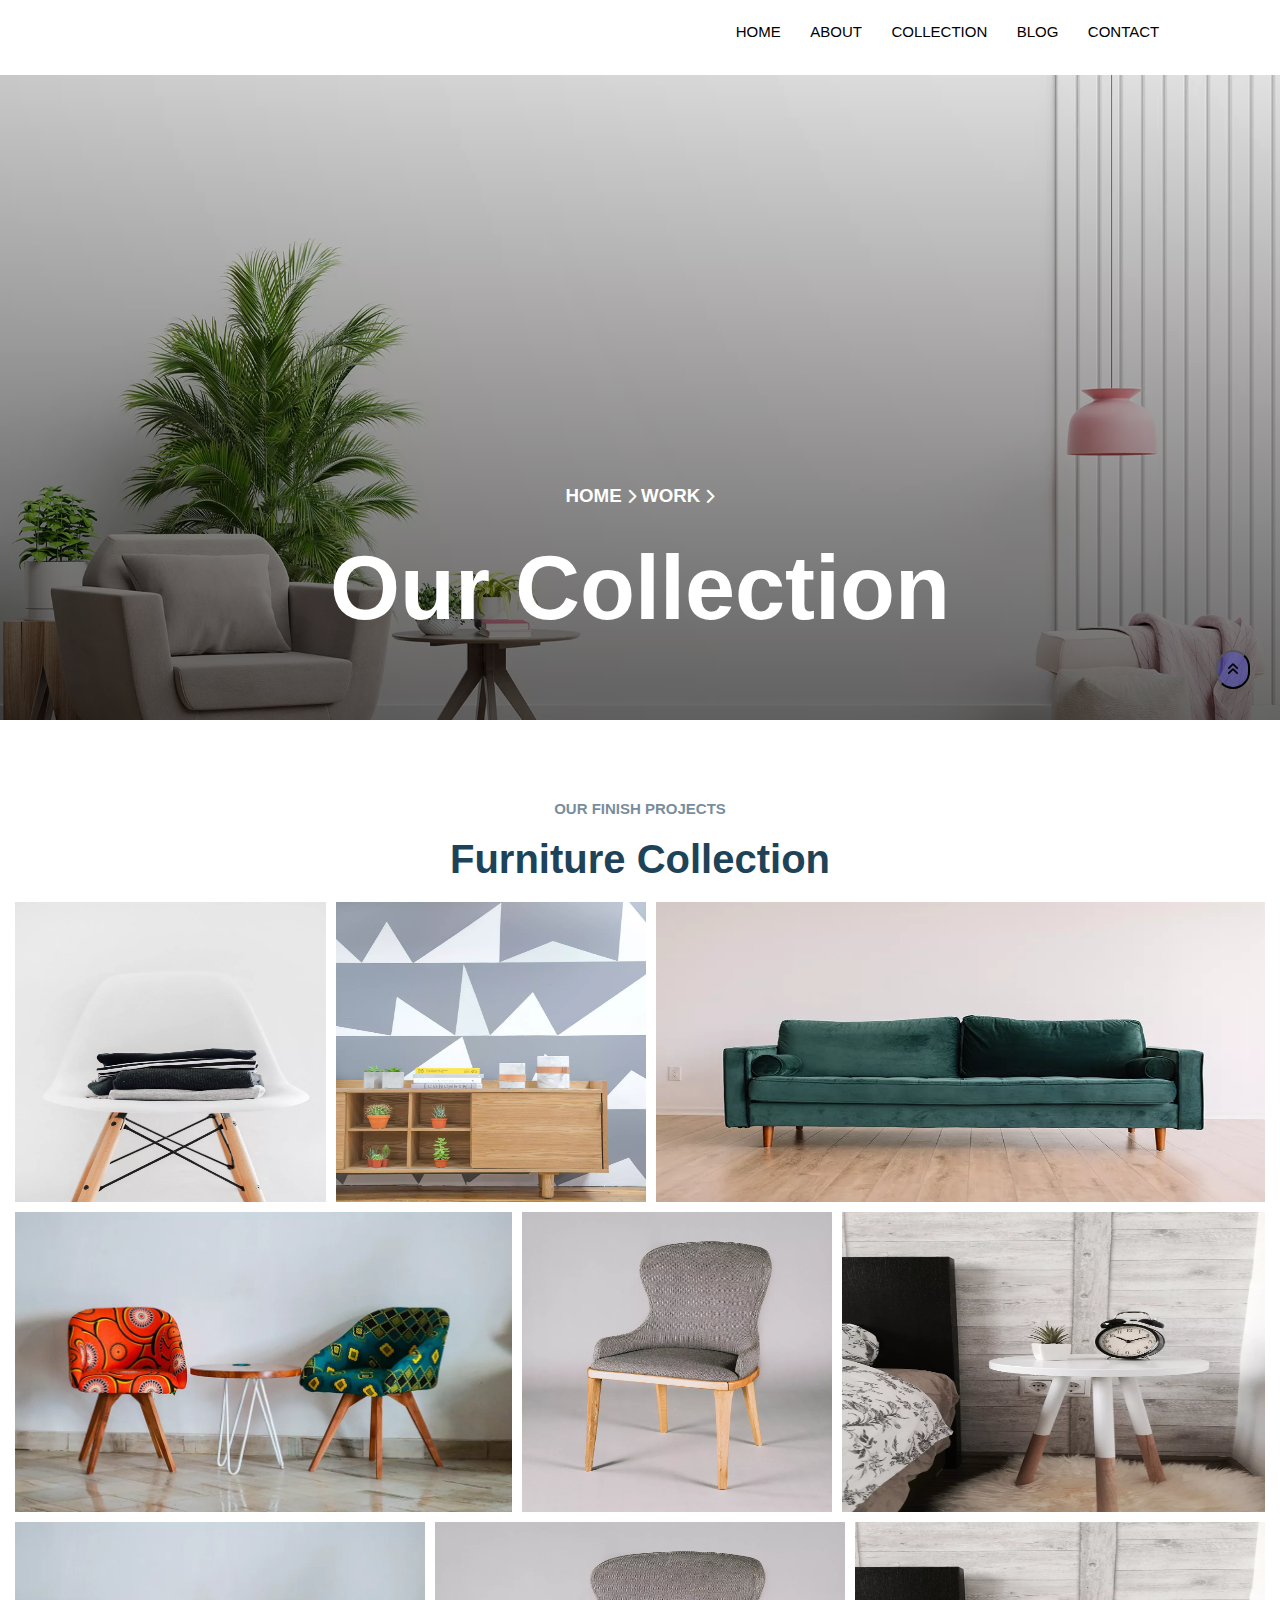
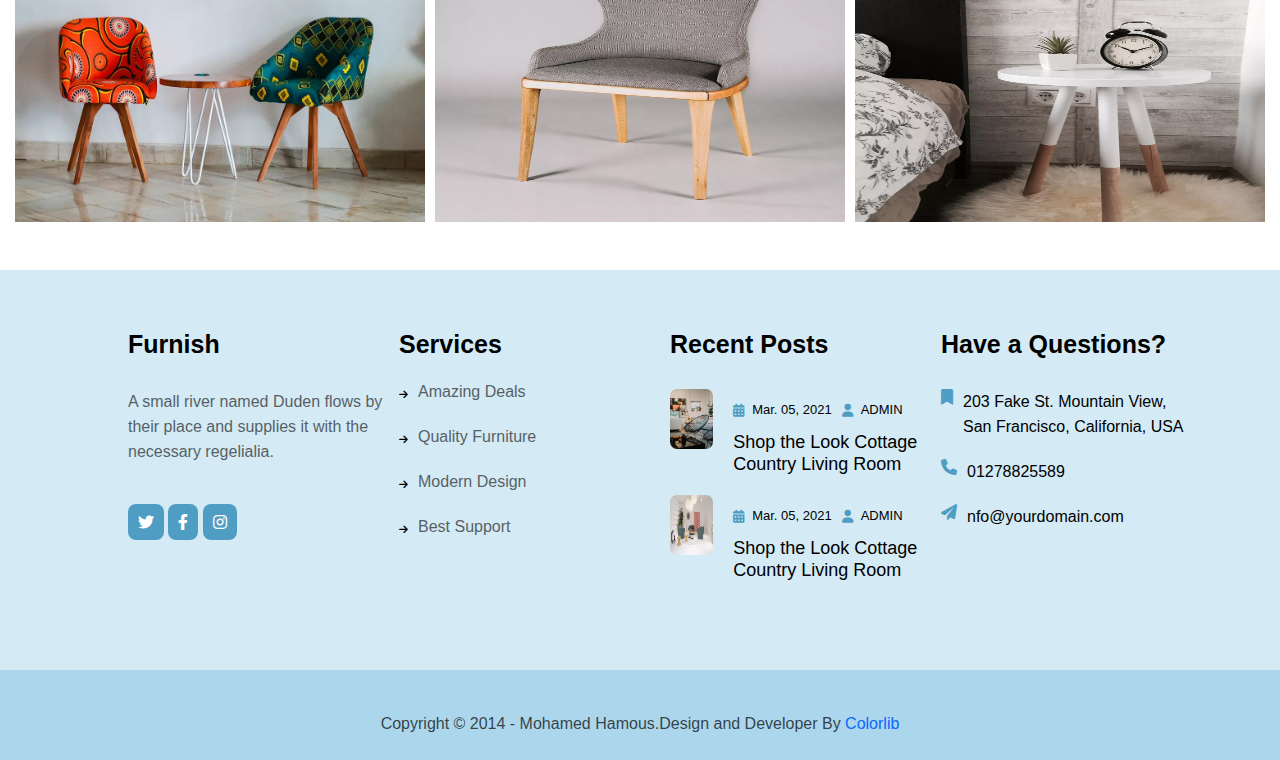
<file: html/colliction.html>
<!DOCTYPE html>
<html lang="en">

<head>
    <meta charset="UTF-8">
    <meta http-equiv="X-UA-Compatible" content="IE=edge">
    <meta name="viewport" content="width=device-width, initial-scale=1.0">
    <title>Furnish</title>
    <link rel="stylesheet" href="../sass/min3.css">
    <link rel="stylesheet" href="../sass/all.css">

    <!-- Link Swiper's CSS -->
    <link rel="stylesheet" href="https://unpkg.com/swiper/swiper-bundle.min.css" />

    <link rel="stylesheet" href="https://unpkg.com/swiper@8/swiper-bundle.min.css" />
    <!-- AOS -->
    <link href="https://unpkg.com/aos@2.3.1/dist/aos.css" rel="stylesheet">
</head>

<body>
    <!-- start of hero -->
    <section class="hero" id="butt">

        <div class="nav">
            <div class="d1">
                <div class="logo">
                    <h3>
                        Furnish
                    </h3>

                </div>
            </div>
            <div class="d2">
                <input type="checkbox" id="check">
                <div class="chck">
                    <label for="check" class="checkbtn">
                        <i class="fa-solid fa-bars"></i>
                    </label>
                </div>
                <ul>
                    <li><a href="../index.html">HOME</a></li>
                    <li><a href="../html/about.html">ABOUT</a></li>
                    <li><a href="../html/colliction.html">COLLECTION</a></li>
                    <li><a href="../html/blog.html">BLOG</a></li>
                    <li><a href="../html/contact.html">CONTACT</a></li>

                </ul>
            </div>
        </div>
        <div class="d1">
            <h3> <a href="../index.html">HOME</a> <i class="fa-solid fa-chevron-right"></i> WORK <i
                    class="fa-solid fa-chevron-right"></i></h3>
            <h1>Our Collection</h1>
        </div>

       <!-- scrol -->
       <div class="scrol">
        <a href="#butt"><button><i class="fa-solid fa-angles-up"></i></button></a>
    </div>
    <!-- scrol -->
  

    </section>
    <!-- end of hero -->

    <!-- start of hedar -->
    <section class="Furniture">
        <div class="d1">
            <h4>OUR FINISH PROJECTS</h4>
            <h2>Furniture Collection</h2>
        </div>

        <div class="d2">

            <div class="dd1">
                <div class="ddd1">
                    <img src="../images/xgallery-1.jpg.pagespeed.ic.2M0pDzIi0f.webp" alt="">
                    <div class="hover">
                        <div class="hov">
                            <i class="fa-solid fa-magnifying-glass"></i>
                            <h2>Business Finance Consulting</h2>
                        </div>
                    </div>
                </div>
                <div class="ddd1">
                    <img src="../images/xgallery-2.jpg.pagespeed.ic.TLywD-6RND.webp">
                    <div class=" hover">
                        <div class="hov">
                            <i class="fa-solid fa-magnifying-glass"></i>
                            <h2>Business Finance Consulting</h2>
                        </div>

                    </div>
                </div>
                <div class="ddd1">
                    <img src="../images/xgallery-3.jpg.pagespeed.ic.D6v1FlGP67.webp" alt="">
                    <div class="hover">
                        <div class="hov">

                            <i class="fa-solid fa-magnifying-glass"></i>
                            <h2>Business Finance Consulting</h2>
                        </div>

                    </div>
                </div>

            </div>

            <div class="dd1 dd11">
                <div class="ddd1">
                    <img src="../images/xgallery-4.jpg.pagespeed.ic.HyPAauMpzn.webp" alt="">
                    <div class="hover">
                        <div class="hov">
                            <i class="fa-solid fa-magnifying-glass"></i>
                            <h2>Business Finance Consulting</h2>
                        </div>
                    </div>
                </div>
                <div class="ddd1">
                    <img src="../images/xgallery-5.jpg.pagespeed.ic._EmWfuQrC3.webp">
                    <div class="hover">
                        <div class="hov">
                            <i class="fa-solid fa-magnifying-glass"></i>
                            <h2>Business Finance Consulting</h2>
                        </div>

                    </div>
                </div>
                <div class="ddd1">
                    <img src="../images/xgallery-6.jpg.pagespeed.ic.Jp0t1eNjFv.webp" alt="">
                    <div class="hover">
                        <div class="hov">

                            <i class="fa-solid fa-magnifying-glass"></i>
                            <h2>Business Finance Consulting</h2>
                        </div>

                    </div>
                </div>

            </div>

            <div class="dd1 dd12">
                <div class="ddd1">
                    <img src="../images/xgallery-4.jpg.pagespeed.ic.HyPAauMpzn.webp" alt="">
                    <div class="hover">
                        <div class="hov">
                            <i class="fa-solid fa-magnifying-glass"></i>
                            <h2>Business Finance Consulting</h2>
                        </div>
                    </div>
                </div>
                <div class="ddd1">
                    <img src="../images/xgallery-5.jpg.pagespeed.ic._EmWfuQrC3.webp">
                    <div class="hover">
                        <div class="hov">
                            <i class="fa-solid fa-magnifying-glass"></i>
                            <h2>Business Finance Consulting</h2>
                        </div>

                    </div>
                </div>
                <div class="ddd1">
                    <img src="../images/xgallery-6.jpg.pagespeed.ic.Jp0t1eNjFv.webp" alt="">
                    <div class="hover">
                        <div class="hov">

                            <i class="fa-solid fa-magnifying-glass"></i>
                            <h2>Business Finance Consulting</h2>
                        </div>

                    </div>
                </div>

            </div>
            
        </div>
    </section>
    <!-- end of hedar -->







    <!-- start of footre -->
    <section class="footre">
        <div class="d1">
            <div class="dd1 dd11">
                <h3>Furnish </h3>
                <p>A small river named Duden flows by their place and supplies it with the necessary regelialia.</p>
                <div class="icon">
                    <i class="fa-brands fa-twitter"></i>
                    <i class="fa-brands fa-facebook-f"></i>
                    <i class="fa-brands fa-instagram"></i>
                </div>
            </div>

            <div class="dd1 dd12">
                <h3>Services</h3>
                <div class="icons">
                    <div class="ico">
                        <i class="fa-solid fa-arrow-right"></i>
                        <a href="#">
                            <p>Amazing Deals</p>
                        </a>
                    </div>
                    <div class="ico">
                        <i class="fa-solid fa-arrow-right"></i>
                        <a href="#">
                            <p>Quality Furniture</p>
                        </a>
                    </div>
                    <div class="ico">
                        <i class="fa-solid fa-arrow-right"></i>
                        <a href="#">
                            <p>Modern Design</p>
                        </a>
                    </div>
                    <div class="ico">
                        <i class="fa-solid fa-arrow-right"></i>
                        <a href="#">
                            <p>Best Support</p>
                        </a>
                    </div>
                </div>
            </div>

            <div class="dd1 dd13">
                <h3>Recent Posts</h3>
                <div class="ddd1">
                    <div class="img">
                        <img src="../images/ximage_1.jpg.pagespeed.ic.lLQxauzNRM.webp" alt="" srcset="">

                    </div>
                    <div class="icons">
                        <div class="add">
                            <div class="icon1">
                                <i class="fa-solid fa-calendar-days"></i>
                                <p>Mar. 05, 2021</p>
                            </div>
                            <div class="icon1">
                                <i class="fa-solid fa-user"></i>
                                <p>ADMIN</p>
                            </div>
                        </div>

                        <p>Shop the Look Cottage Country Living Room</p>


                    </div>
                </div>
                <div class="ddd1">
                    <div class="img">
                        <img src="../images/ximage_2.jpg.pagespeed.ic.QHtUTnUGus.webp" alt="" srcset="">

                    </div>
                    <div class="icons">
                        <div class="add">
                            <div class="icon1">
                                <i class="fa-solid fa-calendar-days"></i>
                                <p>Mar. 05, 2021</p>
                            </div>
                            <div class="icon1">
                                <i class="fa-solid fa-user"></i>
                                <p>ADMIN</p>
                            </div>
                        </div>

                        <p>Shop the Look Cottage Country Living Room</p>


                    </div>
                </div>
            </div>
            <div class="dd1 dd14">
                <h3>Have a Questions?</h3>
                <div class="icon4">
                    <i class="fa-solid fa-bookmark"></i>
                    <p>203 Fake St. Mountain View, San Francisco, California, USA</p>
                </div>
                <div class="icon4">
                    <i class="fa-solid fa-phone"></i>
                    <p>01278825589</p>
                </div>
                <div class="icon4">
                    <i class="fa-solid fa-paper-plane"></i>
                    <p>nfo@yourdomain.com</p>
                </div>

            </div>
        </div>
        <div class="d2">
            <p>Copyright © 2014 - Mohamed Hamous.Design and Developer By
                <a href="https://colorlib.com/" target="_blank">Colorlib</a>
            </p>
        </div>
    </section>
    <!-- end of  footre -->



    <!-- AOS -->
    <script src="https://unpkg.com/aos@2.3.1/dist/aos.js"></script>
    <!-- Swiper JS -->
    <script src="https://unpkg.com/swiper/swiper-bundle.min.js"></script>

    <script src="https://unpkg.com/swiper@8/swiper-bundle.min.js"></script>
    <!-- Initialize Swiper -->
    <script>
        var swiper = new Swiper(".mySwiper", {
            slidesPerView: 1,
            spaceBetween: 40,
            grabCursor: true,
            autoplay: {
                delay: 4000,
                disableOnInteraction: false,
                pauseOnMouseEnter: true,
            },
            slidesPerGroup: 1,
            loop: true,
            loopFillGroupWithBlank: true,
            pagination: {
                el: ".swiper-pagination",
                clickable: true,
            },
            navigation: {
                nextEl: ".swiper-button-next",
                prevEl: ".swiper-button-prev",
            },
            slidesPerView: 1,
            spaceBetween: 10,
            pagination: {
                el: ".swiper-pagination",
                clickable: true,
            },
            breakpoints: {
                400: {
                    slidesPerView: 1,
                    spaceBetween: 20,
                },
                600: {
                    slidesPerView: 2,
                    spaceBetween: 40,
                },
                768: {
                    slidesPerView: 2,
                    spaceBetween: 50,
                },
                1200: {
                    slidesPerView: 3,
                    spaceBetween: 50,
                },
            },
        });
    </script>
    <script>
        AOS.init({
            once: true,
            duration: 1000,
        })
    </script>
</body>

</html>
</file>
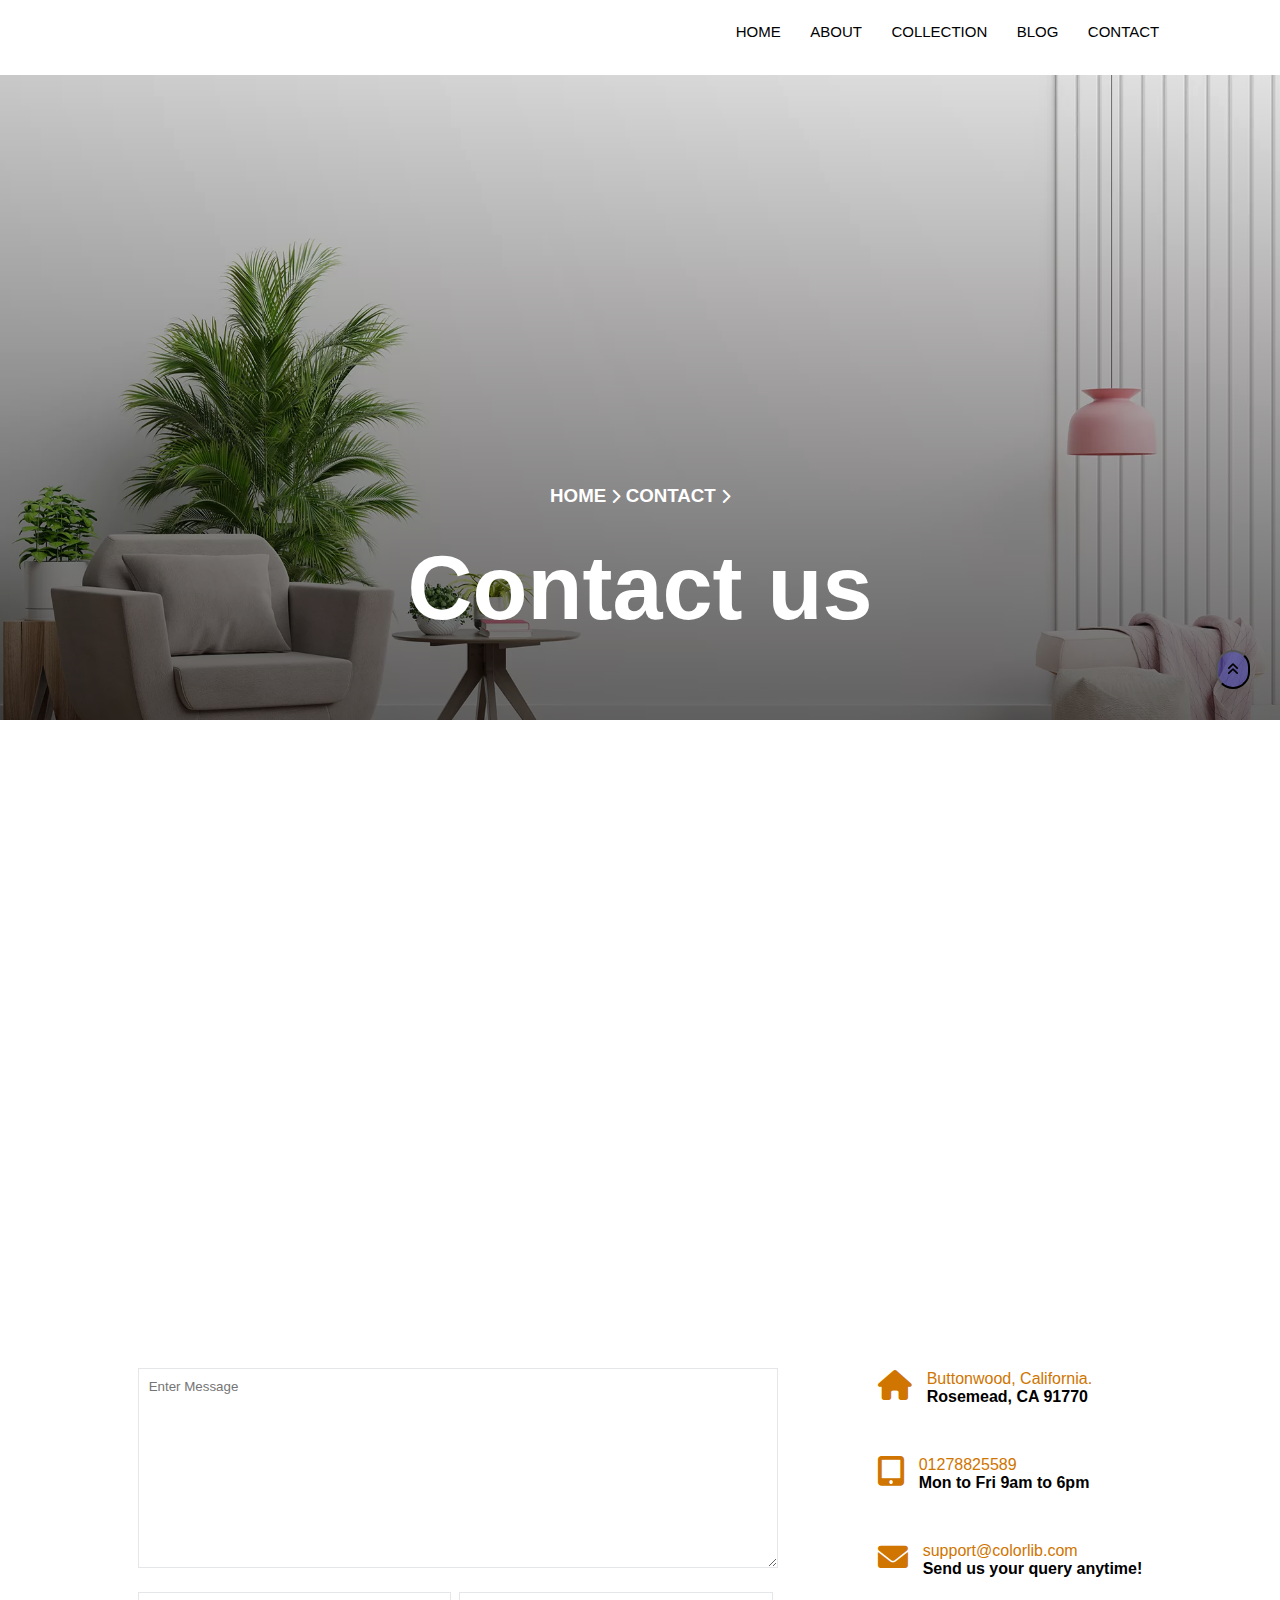
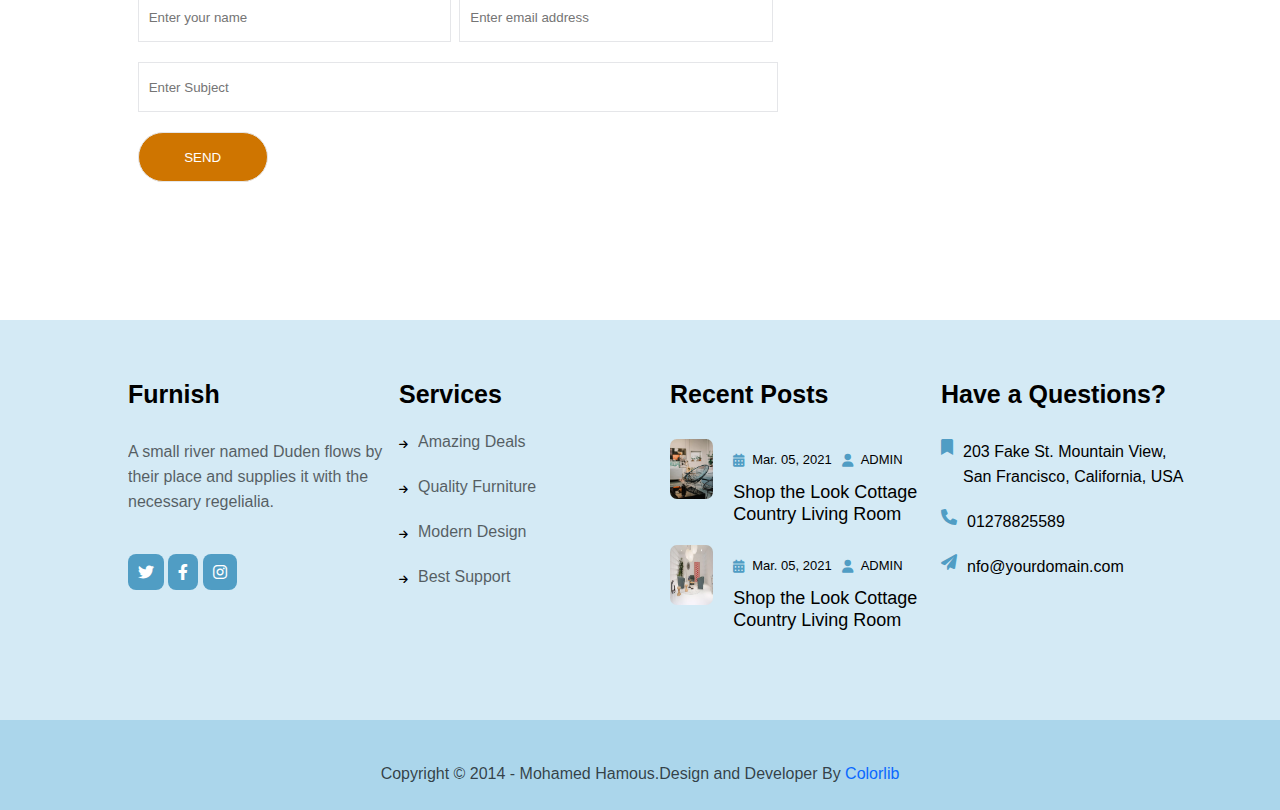
<file: html/contact.html>
<!DOCTYPE html>
<html lang="en">

<head>
    <meta charset="UTF-8">
    <meta http-equiv="X-UA-Compatible" content="IE=edge">
    <meta name="viewport" content="width=device-width, initial-scale=1.0">
    <title>Furnish</title>
    <link rel="stylesheet" href="../sass/min5.css">
    <link rel="stylesheet" href="../sass/all.css">

    <!-- Link Swiper's CSS -->
    <link rel="stylesheet" href="https://unpkg.com/swiper/swiper-bundle.min.css" />

    <link rel="stylesheet" href="https://unpkg.com/swiper@8/swiper-bundle.min.css" />
    <!-- AOS -->
    <link href="https://unpkg.com/aos@2.3.1/dist/aos.css" rel="stylesheet">
</head>

<body>
    <!-- start of hero -->
    <section class="hero" id="butt">

        <div class="nav">
            <div class="d1">
                <div class="logo">
                    <h3>
                        Furnish
                    </h3>

                </div>
            </div>
            <div class="d2">
                <input type="checkbox" id="check">
                <div class="chck">
                    <label for="check" class="checkbtn">
                        <i class="fa-solid fa-bars"></i>
                    </label>
                </div>
                <ul>
                    <li><a href="../index.html">HOME</a></li>
                    <li><a href="../html/about.html">ABOUT</a></li>
                    <li><a href="../html/colliction.html">COLLECTION</a></li>
                    <li><a href="../html/blog.html">BLOG</a></li>
                    <li><a href="../html/contact.html">CONTACT</a></li>

                </ul>
            </div>
        </div>
        <div class="d1">
            <h3> <a href="../index.html">HOME</a> <i class="fa-solid fa-chevron-right"></i> CONTACT <i
                    class="fa-solid fa-chevron-right"></i></h3>
            <h1>Contact us</h1>
        </div>
          
         <!-- scrol -->
         <div class="scrol">
            <a href="#butt"><button><i class="fa-solid fa-angles-up"></i></button></a>
        </div>
        <!-- scrol -->
      

    </section>
    <!-- end of hero -->

    <!-- start sec2 -->
    <section class="sec2">
        <div class="d1">
            <iframe
                src="https://www.google.com/maps/embed?pb=!1m10!1m8!1m3!1d315476.95544505224!2d29.90057590481568!3d31.25195549432261!3m2!1i1024!2i768!4f13.1!5e0!3m2!1sar!2seg!4v1657920459495!5m2!1sar!2seg"
                width="600" height="450" style="border:0;" allowfullscreen="" loading="lazy"
                referrerpolicy="no-referrer-when-downgrade">
            </iframe>
            <!-- <a href="https://www.google.com/maps/@31.224111,29.954886,11z?hl=ar">google</a> -->

        </div>

    </section>
    <!-- end sec2 -->


    <!-- start sec3 -->
    <section class="sec3">
        <div class="d1">
            <div class="dd1">
                <h2>Get in Touch</h2>
                <form action="">
                    <textarea name="" id="" cols="90" rows="14" placeholder="Enter Message
        " required></textarea>
                    <div class="ddd1">
                        <input type="text" placeholder="Enter your name
            " required>
                        <input type="email" placeholder="Enter email address
            " required>
                    </div>
                    <input type="text" placeholder="Enter Subject
        " required>

                    <input type="submit" value="SEND">

                </form>
            </div>
            <div class="dd2">
                <div class="ddd2">
                    <i class="fa-solid fa-house"></i>
                    <div class="dddd2">
                        <p>Buttonwood, California.</p>
                        <h3>Rosemead, CA 91770</h3>
                    </div>
                </div>
                <div class="ddd2">
                    <i class="fa-solid fa-tablet-screen-button"></i>
                    <div class="dddd2">
                        <p>01278825589</p>
                        <h3>Mon to Fri 9am to 6pm</h3>
                    </div>
                </div>
                <div class="ddd2">
                    <i class="fa-solid fa-envelope"></i>
                    <div class="dddd2">
                        <p>support@colorlib.com</p>
                        <h3>Send us your query anytime!</h3>
                    </div>
                </div>
            </div>
        </div>
    </section>
    <!-- end sec3 -->





    <!-- start of footre -->
    <section class="footre">
        <div class="d1">
            <div class="dd1 dd11">
                <h3>Furnish </h3>
                <p>A small river named Duden flows by their place and supplies it with the necessary regelialia.</p>
                <div class="icon">
                    <i class="fa-brands fa-twitter"></i>
                    <i class="fa-brands fa-facebook-f"></i>
                    <i class="fa-brands fa-instagram"></i>
                </div>
            </div>

            <div class="dd1 dd12">
                <h3>Services</h3>
                <div class="icons">
                    <div class="ico">
                        <i class="fa-solid fa-arrow-right"></i>
                        <a href="#">
                            <p>Amazing Deals</p>
                        </a>
                    </div>
                    <div class="ico">
                        <i class="fa-solid fa-arrow-right"></i>
                        <a href="#">
                            <p>Quality Furniture</p>
                        </a>
                    </div>
                    <div class="ico">
                        <i class="fa-solid fa-arrow-right"></i>
                        <a href="#">
                            <p>Modern Design</p>
                        </a>
                    </div>
                    <div class="ico">
                        <i class="fa-solid fa-arrow-right"></i>
                        <a href="#">
                            <p>Best Support</p>
                        </a>
                    </div>
                </div>
            </div>

            <div class="dd1 dd13">
                <h3>Recent Posts</h3>
                <div class="ddd1">
                    <div class="img">
                        <img src="../images/ximage_1.jpg.pagespeed.ic.lLQxauzNRM.webp" alt="" srcset="">

                    </div>
                    <div class="icons">
                        <div class="add">
                            <div class="icon1">
                                <i class="fa-solid fa-calendar-days"></i>
                                <p>Mar. 05, 2021</p>
                            </div>
                            <div class="icon1">
                                <i class="fa-solid fa-user"></i>
                                <p>ADMIN</p>
                            </div>
                        </div>

                        <p>Shop the Look Cottage Country Living Room</p>


                    </div>
                </div>
                <div class="ddd1">
                    <div class="img">
                        <img src="../images/ximage_2.jpg.pagespeed.ic.QHtUTnUGus.webp" alt="" srcset="">

                    </div>
                    <div class="icons">
                        <div class="add">
                            <div class="icon1">
                                <i class="fa-solid fa-calendar-days"></i>
                                <p>Mar. 05, 2021</p>
                            </div>
                            <div class="icon1">
                                <i class="fa-solid fa-user"></i>
                                <p>ADMIN</p>
                            </div>
                        </div>

                        <p>Shop the Look Cottage Country Living Room</p>


                    </div>
                </div>
            </div>
            <div class="dd1 dd14">
                <h3>Have a Questions?</h3>
                <div class="icon4">
                    <i class="fa-solid fa-bookmark"></i>
                    <p>203 Fake St. Mountain View, San Francisco, California, USA</p>
                </div>
                <div class="icon4">
                    <i class="fa-solid fa-phone"></i>
                    <p>01278825589</p>
                </div>
                <div class="icon4">
                    <i class="fa-solid fa-paper-plane"></i>
                    <p>nfo@yourdomain.com</p>
                </div>

            </div>
        </div>
        <div class="d2">
            <p>Copyright © 2014 - Mohamed Hamous.Design and Developer By
                <a href="https://colorlib.com/" target="_blank">Colorlib</a>
            </p>
        </div>
    </section>
    <!-- end of  footre -->



    <!-- AOS -->
    <script src="https://unpkg.com/aos@2.3.1/dist/aos.js"></script>
    <!-- Swiper JS -->
    <script src="https://unpkg.com/swiper/swiper-bundle.min.js"></script>

    <script src="https://unpkg.com/swiper@8/swiper-bundle.min.js"></script>
    <!-- Initialize Swiper -->
    <script>
        var swiper = new Swiper(".mySwiper", {
            slidesPerView: 1,
            spaceBetween: 40,
            grabCursor: true,
            autoplay: {
                delay: 4000,
                disableOnInteraction: false,
                pauseOnMouseEnter: true,
            },
            slidesPerGroup: 1,
            loop: true,
            loopFillGroupWithBlank: true,
            pagination: {
                el: ".swiper-pagination",
                clickable: true,
            },
            navigation: {
                nextEl: ".swiper-button-next",
                prevEl: ".swiper-button-prev",
            },
            slidesPerView: 1,
            spaceBetween: 10,
            pagination: {
                el: ".swiper-pagination",
                clickable: true,
            },
            breakpoints: {
                400: {
                    slidesPerView: 1,
                    spaceBetween: 20,
                },
                600: {
                    slidesPerView: 2,
                    spaceBetween: 40,
                },
                768: {
                    slidesPerView: 2,
                    spaceBetween: 50,
                },
                1200: {
                    slidesPerView: 3,
                    spaceBetween: 50,
                },
            },
        });
    </script>
    <script>
        AOS.init({
            once: true,
            duration: 1000,
        })
    </script>
</body>

</html>
</file>
<file: sass/min1.css>
* {
  margin: 0;
  padding: 0;
  scroll-behavior: smooth;
  box-sizing: border-box;
  font-family: "Poppins", Arial, sans-serif;
}

.hero {
  width: 100%;
  height: 720px;
}
.hero .nav {
  width: 100%;
  height: 50px;
  position: absolute;
  display: inline-block;
  display: flex;
  z-index: 100;
}
.hero .nav .d1 {
  width: 100%;
  position: relative;
}
.hero .nav .d1 .logo {
  position: absolute;
  left: 25%;
  margin-top: 28px;
  font-size: 25px;
}
.hero .nav .d2 {
  width: 100%;
  text-align: center;
  margin-top: 33px;
}
.hero .nav .d2 .checkbtn {
  font-size: 20px;
  color: #fff;
  float: right;
  line-height: 40px;
  position: absolute;
  right: 20px;
  cursor: pointer;
  display: none;
  margin-top: 0px;
  transition-duration: 200ms;
}
.hero .nav .d2 .checkbtn:hover {
  font-size: 25px;
}
.hero .nav .d2 #check {
  display: none;
}
.hero .nav .d2 ul {
  margin-top: -10px;
}
.hero .nav .d2 ul li {
  display: inline-block;
  list-style-type: none;
}
.hero .nav .d2 ul li a {
  position: relative;
  text-decoration: none;
  margin-right: 25px;
  color: black;
  transition-duration: 200ms;
  font-size: 15px;
}
.hero .nav .d2 ul li a:active {
  color: #fff;
}
.hero .nav .d2 ul li a:hover {
  color: #fff;
}
.hero .img {
  width: 100%;
  height: 100%;
  position: absolute;
  position: relative;
}
.hero .img .color {
  width: 50%;
  height: 100%;
  background-color: #d4eaf5;
  position: absolute;
}
.hero .img .color .scrol {
  width: 100%;
  position: relative;
  position: fixed;
  z-index: 10000;
}
.hero .img .color .scrol a {
  text-decoration: none;
}
.hero .img .color .scrol a button {
  background-color: rgba(79, 79, 224, 0.42);
  padding: 10px;
  position: absolute;
  right: 30px;
  top: 650px;
  transition-duration: 200ms;
  border-radius: 20px;
  cursor: pointer;
}
.hero .img .color .scrol a button:hover {
  box-shadow: 0px 0px 15px 0px #fff;
}
.hero .img .imgg {
  width: 50%;
  height: 100%;
  position: absolute;
  right: 0;
  background-image: url(../images/xbg_2.jpg.pagespeed.ic.iGm7dlnEyZ.webp);
  background-position: center;
  background-repeat: no-repeat;
  background-size: cover;
}
.hero .d {
  width: 480px;
  position: absolute;
  top: 30%;
  left: 10%;
}
.hero .d h3 {
  font-size: 35px;
  font-weight: lighter;
  margin-bottom: 10px;
  color: #052c43;
}
.hero .d h2 {
  font-size: 50px;
  font-weight: bold;
  margin-bottom: 20px;
  color: #052c43;
}
.hero .d p {
  width: 450px;
  opacity: 0.6;
  font-size: 20px;
  line-height: 30px;
  margin-bottom: 30px;
}
.hero .d a {
  text-decoration: none;
  padding: 18px;
  color: #267aa4;
  background-color: #fff;
  border-radius: 25px;
  box-shadow: 0 24px 37px rgba(0, 0, 0, 0.09);
  letter-spacing: 1px;
}
.hero .d a:hover {
  box-shadow: none;
}

@media (max-width: 991px) {
  .hero .nav {
    width: 100%;
    height: 50px;
    background-color: #073c5a;
  }
  .hero .nav .d1 {
    width: 100%;
    display: block;
    text-align: center;
  }
  .hero .nav .d1 .logo {
    margin-top: 5px;
  }
  .hero .nav .d1 .logo h3 {
    color: #fff;
  }
  .hero .nav .d2 {
    width: 100%;
    position: relative;
  }
  .hero .nav .d2 .chck {
    width: 100%;
    height: 30px;
    position: relative;
  }
  .hero .nav .d2 .checkbtn {
    display: block;
    position: absolute;
    top: -22px;
  }
  .hero .nav .d2 ul {
    position: fixed;
    width: 100%;
    height: 40vh;
    background-color: rgba(255, 255, 255, 0.69);
    left: -150%;
    text-align: center;
    transition-duration: 700ms;
  }
  .hero .nav .d2 ul li {
    display: block;
    margin-top: 20px;
  }
  .hero .nav .d2 ul li a {
    font-size: 15px;
  }
  .hero .nav .d2 ul li:after {
    width: 0%;
  }
  .hero .nav .d2 #check:checked ~ ul {
    left: 0%;
  }
}
@media (min-width: 350px) and (max-width: 550px) {
  .hero .d {
    width: 350px;
  }
  .hero .d h3 {
    font-size: 30px;
  }
  .hero .d h2 {
    font-size: 35px;
  }
  .hero .d p {
    width: 90%;
    font-size: 18px;
  }
  .hero .d a {
    padding: 13px;
    font-size: 15px;
  }
}
@media (max-width: 400px) {
  .hero .d {
    width: 90%;
  }
  .hero .d h3 {
    width: 100%;
    font-size: 20px;
  }
  .hero .d h2 {
    width: 100%;
    font-size: 23px;
  }
  .hero .d p {
    width: 90%;
    font-size: 13px;
  }
  .hero .d a {
    padding: 10px;
    font-size: 13px;
  }
}
.sec1 {
  width: 100%;
  height: 300px;
  position: relative;
}
.sec1 .d1 {
  width: 98%;
  height: 95%;
  position: absolute;
  top: 50%;
  left: 50%;
  transform: translate(-50%, -50%);
  position: relative;
  display: grid;
  grid-template-columns: repeat(4, 24.7%);
  margin: auto;
}
.sec1 .d1 .dd1 {
  width: 94%;
}
.sec1 .d1 .dd1 .icon {
  margin-top: 10px;
  margin-left: 20px;
}
.sec1 .d1 .dd1 .icon i {
  margin-top: 30px;
  background-color: #cb9696;
  padding: 14px;
  border-radius: 50%;
  font-size: 40px;
  color: #fff;
  margin-bottom: 15px;
}
.sec1 .d1 .dd1 .icon h3 {
  width: 100%;
  margin-bottom: 15px;
}
.sec1 .d1 .dd1 .icon p {
  width: 95%;
  font-size: 18px;
  opacity: 0.6;
  line-height: 26px;
}
.sec1 .d1 .dd11 {
  background-color: #f5ebeb;
}
.sec1 .d1 .dd12 {
  background-color: #dcebdd;
}
.sec1 .d1 .dd13 {
  background-color: #f5efd8;
}
.sec1 .d1 .dd14 {
  background-color: #f4e6d8;
}

@media (min-width: 618px) and (max-width: 769px) {
  .sec1 {
    height: 800px;
  }
  .sec1 .d1 {
    width: 100%;
    display: inline-block;
    grid-template-columns: repeat(1, 100%);
    row-gap: 20px;
  }
  .sec1 .d1 .dd1 {
    width: 95%;
    margin: auto;
  }
}
@media (max-width: 618px) {
  .sec1 {
    height: 900px;
  }
  .sec1 .d1 {
    width: 100%;
    display: inline-block;
    grid-template-columns: repeat(1, 100%);
    row-gap: 20px;
  }
  .sec1 .d1 .dd1 {
    width: 95%;
    margin: auto;
  }
}
@media (max-width: 369px) {
  .sec1 {
    height: 1000px;
  }
  .sec1 .d1 {
    width: 100%;
    display: inline-block;
    grid-template-columns: repeat(1, 100%);
    row-gap: 20px;
  }
  .sec1 .d1 .dd1 {
    width: 95%;
    margin: auto;
  }
}
.Watch {
  width: 100%;
  height: 680px;
  background-image: url(../images/xbg_4.jpg.pagespeed.ic.FmCcZGcDYy.webp);
  background-position: center;
  background-size: 100% 680px;
  background-repeat: no-repeat;
  position: relative;
}
.Watch .d {
  width: 40%;
  position: absolute;
  left: 50%;
  top: 30%;
}
.Watch .d h4 {
  font-size: 14px;
  opacity: 0.5;
  margin-bottom: 20px;
}
.Watch .d h3 {
  font-size: 40px;
  margin-bottom: 30px;
  line-height: 55px;
}
.Watch .d p {
  line-height: 25px;
  opacity: 0.6;
  margin-bottom: 20px;
}
.Watch .d .icon {
  display: flex;
}
.Watch .d .icon a {
  width: 80px;
  height: 80px;
}
.Watch .d .icon .d1 {
  width: 80px;
  height: 80px;
  background: linear-gradient(45deg, transparent, transparent 40%, black);
  border-radius: 50%;
  position: relative;
  -webkit-animation-name: sh;
          animation-name: sh;
  -webkit-animation-duration: 2s;
          animation-duration: 2s;
  -webkit-animation-iteration-count: infinite;
          animation-iteration-count: infinite;
  -webkit-animation-timing-function: linear;
          animation-timing-function: linear;
}
.Watch .d .icon .d1 i {
  position: absolute;
  top: 50%;
  left: 50%;
  transform: translate(-50%, -50%);
  font-size: 50px;
  color: #fff;
  z-index: 100;
}
.Watch .d .icon .d1::before {
  content: "";
  position: absolute;
  top: 6px;
  left: 6px;
  right: 6px;
  bottom: 6px;
  background-color: #cf7500;
  border-radius: 50%;
  z-index: 10;
}
.Watch .d .icon .d1::after {
  content: "";
  position: absolute;
  top: 0px;
  left: 0px;
  right: 0px;
  bottom: 0px;
  background: linear-gradient(45deg, transparent, transparent 40%, #0d075a);
  background-color: #cf7500;
  border-radius: 50%;
  filter: blur(30px);
  -webkit-filter: blur(30px);
}
.Watch .d .icon h3 {
  margin-top: 20px;
  font-size: 20px;
  margin-left: 20px;
  color: #d48d30;
}

@-webkit-keyframes sh {
  0% {
    transform: rotate(0deg);
  }
  100% {
    transform: rotate(360deg);
  }
}

@keyframes sh {
  0% {
    transform: rotate(0deg);
  }
  100% {
    transform: rotate(360deg);
  }
}
@media (max-width: 769px) {
  .Watch .d {
    top: 10%;
  }
  .Watch .d h3 {
    font-size: 28px;
  }
  .Watch .d p {
    font-size: 17px;
  }
  .Watch .d .icon a .d1 {
    width: 60px;
    height: 60px;
  }
  .Watch .d .icon h3 {
    width: 100%;
    font-size: 17px;
    margin-top: 8px;
  }
}
@media (max-width: 491px) {
  .Watch .d {
    top: 10%;
  }
  .Watch .d h3 {
    font-size: 25px;
    line-height: 30px;
  }
  .Watch .d p {
    font-size: 12px;
  }
  .Watch .d .icon a .d1 {
    width: 40px;
    height: 40px;
    margin-right: 5px;
  }
  .Watch .d .icon a .d1 i {
    font-size: 20px;
  }
  .Watch .d .icon h3 {
    font-size: 12px;
    margin-top: 5px;
    margin-left: -15px;
  }
}
@media (max-width: 350px) {
  .Watch .d {
    top: 10%;
  }
  .Watch .d h4 {
    font-size: 10px;
  }
  .Watch .d h3 {
    font-size: 20px;
    line-height: 25px;
  }
  .Watch .d p {
    font-size: 10px;
  }
  .Watch .d .icon a .d1 {
    width: 35px;
    height: 35px;
  }
  .Watch .d .icon h3 {
    width: 100%;
    font-size: 11px;
    margin-top: 5px;
    margin-left: -10px;
  }
}
.Furniture {
  width: 100%;
  height: 800px;
}
.Furniture .d1 {
  width: 100%;
  margin-top: 80px;
  display: inline-block;
  text-align: center;
  margin-bottom: 20px;
}
.Furniture .d1 h4 {
  opacity: 0.6;
  margin-bottom: 20px;
  font-size: 15px;
  color: #1e4359;
}
.Furniture .d1 h2 {
  font-size: 40px;
  color: #1e4359;
}
.Furniture .d2 {
  width: 100%;
}
.Furniture .d2 .dd1 {
  width: 97%;
  margin: auto;
  display: grid;
  grid-template-columns: 25% 25% 49%;
  justify-content: center;
  -moz-column-gap: 10px;
       column-gap: 10px;
  margin-bottom: 10px;
}
.Furniture .d2 .dd1 .ddd1 {
  width: 100%;
  height: 300px;
  position: relative;
  overflow: hidden;
  cursor: pointer;
}
.Furniture .d2 .dd1 .ddd1 img {
  position: absolute;
  width: 100%;
  height: 100%;
}
.Furniture .d2 .dd1 .ddd1:hover .hover {
  width: 100%;
  height: 100%;
  position: absolute;
  position: relative;
  transition-duration: 200ms;
  background-color: rgba(0, 0, 0, 0.453);
}
.Furniture .d2 .dd1 .ddd1:hover .hover .hov {
  position: absolute;
  left: 10px;
  bottom: 20px;
  transition-duration: 200ms;
}
.Furniture .d2 .dd1 .ddd1:hover .hover .hov i {
  color: #fff;
  padding: 15px;
  background-color: #052c43;
  border-radius: 50%;
}
.Furniture .d2 .dd1 .ddd1:hover .hover .hov h2 {
  color: #fff;
}
.Furniture .d2 .dd11 {
  grid-template-columns: 40% 25% 34%;
}

@media (max-width: 769px) {
  .Furniture {
    height: 2050px;
  }
  .Furniture .d2 .dd1 {
    grid-template-columns: 100%;
    row-gap: 10px;
  }
}
@media (max-width: 450px) {
  .Furniture .d1 h2 {
    font-size: 30px;
  }
}
@media (max-width: 300px) {
  .Furniture .d1 h4 {
    font-size: 13px;
  }
  .Furniture .d1 h2 {
    font-size: 20px;
  }
}
.Technical {
  width: 100%;
  height: 350px;
  background-color: #d4eaf5;
  text-align: center;
}
.Technical .d1 {
  margin-top: 20px;
  display: inline-block;
}
.Technical .d1 p {
  margin-bottom: 20px;
  color: #1e4359;
}
.Technical .d1 h2 {
  font-size: 40px;
  color: #1e4359;
  letter-spacing: 2px;
}
.Technical .d2 {
  margin-top: 50px;
  display: grid;
  grid-template-columns: repeat(4, 20%);
  justify-content: center;
}
.Technical .d2 .dd1 h2 {
  font-size: 45px;
  margin-bottom: 10px;
  color: #1e4359;
}
.Technical .d2 .dd1 h3 {
  color: #1e4359;
  font-size: 12px;
  opacity: 0.5;
}

@media (max-width: 1000px) {
  .Technical .d2 {
    grid-template-columns: repeat(2, 40%);
    row-gap: 40px;
  }
}
@media (max-width: 550px) {
  .Technical {
    height: 600px;
  }
  .Technical .d1 p {
    font-size: 12px;
  }
  .Technical .d1 h2 {
    font-size: 25px;
  }
  .Technical .d2 {
    grid-template-columns: repeat(1, 100%);
    row-gap: 40px;
  }
}
.Happy {
  width: 100%;
  height: 550px;
  text-align: center;
  background-color: #f7f7f7;
}
.Happy .d1 {
  width: 100%;
  margin-top: 40px;
  display: inline-block;
}
.Happy .d1 h6 {
  opacity: 0.6;
  font-size: 15px;
  margin-bottom: 10px;
  color: #1e4359;
}
.Happy .d1 h2 {
  font-size: 40px;
  color: #1e4359;
}
.Happy .sec8 .container {
  margin-top: 0px;
  position: relative;
}
.Happy .swiper {
  width: 80%;
  margin-top: 40px;
}
.Happy .section {
  height: 50vh;
  display: flex;
  justify-content: center;
  align-items: center;
  margin-top: 30px;
}
.Happy .section .card .dd1 {
  margin-top: 100px;
  display: flex;
}
.Happy .section .card .dd1 .image {
  position: absolute;
  width: 70px;
  height: 70px;
  border-radius: 50%;
  -o-object-fit: cover;
     object-fit: cover;
  bottom: 0;
  left: 10px;
}
.Happy .section .card .dd1 .image img {
  width: 100%;
  height: 100%;
  border-radius: 50%;
}
.Happy .section .card .dd1 .dd {
  text-align: left;
  position: absolute;
  bottom: 10px;
  left: 100px;
}
.Happy .section .card .dd1 .dd h2 {
  font-size: 20px;
  margin-bottom: 5px;
  color: #cf7500;
}
.Happy .section .card .dd1 .dd h3 {
  opacity: 0.6;
}
.Happy .section .card {
  height: 300px;
  position: relative;
  margin: 20px 0;
  background-color: #fff;
}
.Happy .section .card .icon {
  width: 40px;
  height: 40px;
  position: relative;
  position: absolute;
  background-color: #cf7500;
  border-radius: 50%;
  margin-top: -40px;
  left: 30px;
}
.Happy .section .card .icon i {
  position: absolute;
  top: 50%;
  left: 50%;
  transform: translate(-50%, -50%);
  padding: 10px;
  color: #f5efd8;
  font-size: 20px;
}
.Happy .section .card .card-content {
  width: 100%;
  display: flex;
  flex-direction: column;
  align-items: center;
  padding: 20px;
  position: relative;
}
.Happy .section .card .nam {
  margin-top: 20px;
  text-align: left;
}
.Happy .section .card .nam p {
  line-height: 25px;
  font-size: 16px;
  opacity: 0.6;
}

@media (max-width: 750px) {
  .section .card .card-content .dd1 .dd {
    left: 90px;
  }
  .section .card .card-content .dd1 .dd h2 {
    font-size: 13px;
  }
  .section .card .card-content .dd1 .dd h3 {
    font-size: 14px;
  }
}
.Works {
  width: 100%;
  height: 600px;
  text-align: center;
  background-color: #f7f7f7;
}
.Works .d1 {
  width: 100%;
  margin-top: 40px;
  display: inline-block;
}
.Works .d1 h6 {
  opacity: 0.6;
  font-size: 15px;
  margin-bottom: 10px;
  color: #1e4359;
}
.Works .d1 h2 {
  font-size: 40px;
  color: #1e4359;
}
.Works .d2 {
  width: 80%;
  display: grid;
  margin: auto;
  margin-top: 50px;
  grid-template-columns: repeat(3, 30%);
  justify-content: center;
}
.Works .d2 .dd1 {
  width: 100%;
  height: 300px;
}
.Works .d2 .dd1 .icon {
  width: 130px;
  height: 130px;
  background-color: #fff;
  position: relative;
  border-radius: 50%;
  margin: auto;
  margin-bottom: 30px;
}
.Works .d2 .dd1 .icon i {
  position: absolute;
  top: 50%;
  left: 50%;
  transform: translate(-50%, -50%);
  font-size: 60px;
  color: #cf7500;
}
.Works .d2 .dd1 .icon p {
  position: absolute;
  background-color: #cf7500;
  padding: 5px;
  border-radius: 50%;
  right: 0;
  top: 5px;
  color: #fff;
}
.Works .d2 .dd1 .icon2 {
  background-color: #81c2e2;
  position: relative;
  z-index: 2;
}
.Works .d2 .dd1 .icon2 i {
  color: black;
  top: 27%;
  left: 27%;
  transform: translate(-27%, -27%);
  -webkit-animation-name: icn;
          animation-name: icn;
  -webkit-animation-duration: 2s;
          animation-duration: 2s;
  -webkit-animation-iteration-count: infinite;
          animation-iteration-count: infinite;
  -webkit-animation-timing-function: linear;
          animation-timing-function: linear;
}
@-webkit-keyframes icn {
  0% {
    transform: rotate(60deg);
  }
  100% {
    transform: rotate(360deg);
  }
}
@keyframes icn {
  0% {
    transform: rotate(60deg);
  }
  100% {
    transform: rotate(360deg);
  }
}
.Works .d2 .dd1 h3 {
  color: #073c5a;
  margin-bottom: 20px;
}
.Works .d2 .dd1 .p {
  width: 90%;
  line-height: 27px;
  font-size: 19px;
  opacity: 0.6;
  margin: auto;
}
.Works .d3 {
  margin-top: 30px;
}
.Works .d3 a {
  text-decoration: none;
  padding: 20px;
  border-radius: 30px;
  color: #fff;
  box-shadow: 0 24px 37px rgba(0, 0, 0, 0.09);
  letter-spacing: 1px;
}
.Works .d3 a:hover {
  box-shadow: none;
}
.Works .d3 .a1 {
  background-color: #cf7500;
}
.Works .d3 .a2 {
  background-color: #81c2e2;
}

@media (max-width: 950px) {
  .Works .d2 .dd1 .icon {
    width: 80px;
    height: 80px;
  }
  .Works .d2 .dd1 .icon i {
    font-size: 30px;
  }
  .Works .d2 .dd1 .icon2 {
    width: 80px;
    height: 80px;
  }
  .Works .d2 .dd1 .icon2 i {
    font-size: 30px;
    top: 32%;
    left: 32%;
  }
  .Works .d2 .dd1 h3 {
    font-size: 20px;
  }
  .Works .d2 .dd1 .p {
    font-size: 15px;
  }
}
@media (max-width: 769px) {
  .Works {
    height: 1200px;
  }
  .Works .d2 {
    grid-template-columns: repeat(1, 80%);
  }
  .Works .d2 .dd1 .icon {
    width: 130px;
    height: 130px;
  }
  .Works .d2 .dd1 .icon i {
    font-size: 50px;
    top: 50%;
    left: 50%;
  }
  .Works .d2 .dd1 .icon2 {
    width: 130px;
    height: 130px;
  }
  .Works .d2 .dd1 .icon2 i {
    font-size: 50px;
    top: 31%;
    left: 31%;
  }
}
@media (max-width: 350px) {
  .Works {
    height: 1250px;
  }
  .Works .d2 .dd1 .p {
    font-size: 13px;
  }
  .Works .d3 a {
    margin: auto;
    width: 80%;
    display: block;
    margin-bottom: 10px;
  }
}
.BLOG {
  width: 100%;
  height: 800px;
  text-align: center;
  overflow: hidden;
}
.BLOG .d1 {
  width: 100%;
  margin-top: 40px;
  display: inline-block;
}
.BLOG .d1 h6 {
  opacity: 0.6;
  font-size: 15px;
  margin-bottom: 10px;
  color: #1e4359;
}
.BLOG .d1 h2 {
  font-size: 40px;
  color: #1e4359;
}
.BLOG .d2 {
  margin-top: 50px;
  display: grid;
  grid-template-columns: repeat(2, 570px);
  justify-content: center;
  -moz-column-gap: 30px;
       column-gap: 30px;
}
.BLOG .d2 .dd1 {
  display: grid;
  grid-template-columns: repeat(2, 290px);
}
.BLOG .d2 .dd1 .ddd1 {
  width: 100%;
  height: 300px;
}
.BLOG .d2 .dd1 .ddd1 img {
  width: 100%;
  height: 90%;
}
.BLOG .d2 .dd1 .ddd2 {
  width: 100%;
  height: 90%;
  background-color: #fafafa;
  border-left: none;
  overflow: hidden;
  text-align: left;
}
.BLOG .d2 .dd1 .ddd2 .dddd2 {
  width: 90%;
  margin-top: 30px;
  margin-left: 20px;
}
.BLOG .d2 .dd1 .ddd2 .dddd2 .icon {
  width: 100%;
  margin-bottom: 30px;
  display: flex;
}
.BLOG .d2 .dd1 .ddd2 .dddd2 .icon .icon1 {
  margin-right: 10px;
  display: flex;
}
.BLOG .d2 .dd1 .ddd2 .dddd2 .icon .icon1 i {
  color: #cf7500;
  margin-right: 5px;
  font-size: 12px;
}
.BLOG .d2 .dd1 .ddd2 .dddd2 .icon .icon1 p {
  font-size: 12px;
}
.BLOG .d2 .dd1 .ddd2 .dddd2 h2 {
  font-size: 20px;
  margin-bottom: 30px;
}
.BLOG .d2 .dd1 .ddd2 .dddd2 p {
  opacity: 0.5;
}

@media (min-width: 767px) and (max-width: 1230px) {
  .BLOG {
    height: 1150px;
  }
  .BLOG .d1 h2 {
    font-size: 30px;
  }
  .BLOG .d2 {
    grid-template-columns: repeat(1, 80%);
    row-gap: 20px;
  }
  .BLOG .d2 .dd1 {
    grid-template-columns: repeat(2, 50%);
  }
  .BLOG .d2 .dd1 .ddd1 {
    width: 100%;
    height: 230px;
  }
  .BLOG .d2 .dd1 .ddd1 img {
    height: 100%;
  }
  .BLOG .d2 .dd1 .ddd2 {
    width: 100%;
    height: 230px;
  }
}
@media (min-width: 499px) and (max-width: 767px) {
  .BLOG {
    height: 1900px;
  }
  .BLOG .d2 {
    grid-template-columns: repeat(1, 95%);
    row-gap: 30px;
  }
  .BLOG .d2 .dd1 {
    grid-template-columns: repeat(1, 100%);
  }
  .BLOG .d2 .dd1 .ddd1 {
    height: 200px;
    width: 99%;
  }
  .BLOG .d2 .dd1 .ddd1 img {
    height: 100%;
  }
  .BLOG .d2 .dd1 .ddd2 {
    width: 99%;
    height: 200px;
  }
}
@media (max-width: 499px) {
  .BLOG {
    height: 2000px;
  }
  .BLOG .d1 h2 {
    font-size: 30px;
  }
  .BLOG .d2 {
    grid-template-columns: repeat(1, 98%);
    row-gap: 20px;
  }
  .BLOG .d2 .dd1 {
    grid-template-columns: repeat(1, 100%);
  }
  .BLOG .d2 .dd1 .ddd1 {
    height: 200px;
    width: 99%;
  }
  .BLOG .d2 .dd1 .ddd1 img {
    height: 100%;
  }
  .BLOG .d2 .dd1 .ddd2 {
    width: 99%;
    height: 230px;
  }
}
.footre {
  width: 100%;
  height: 490px;
  background-color: #d4eaf5;
  position: relative;
}
.footre .d1 {
  width: 80%;
  display: grid;
  grid-template-columns: repeat(4, 25%);
  margin: auto;
  -moz-column-gap: 15px;
       column-gap: 15px;
  padding-top: 60px;
}
.footre .d1 .dd1 {
  width: 100%;
  height: 400px;
}
.footre .d1 .dd1 h3 {
  font-size: 25px;
  margin-bottom: 30px;
}
.footre .d1 .dd1 p {
  line-height: 25px;
  opacity: 0.6;
}
.footre .d1 .dd1 .icon {
  margin-top: 40px;
}
.footre .d1 .dd1 .icon i {
  padding: 10px;
  background-color: #509dc4;
  border-radius: 8px;
  color: #fff;
  cursor: pointer;
}
.footre .d1 .dd1 .icons .ico {
  display: flex;
  margin-bottom: 30px;
}
.footre .d1 .dd1 .icons .ico i {
  transition-duration: 200ms;
  margin-right: 10px;
  font-size: 10px;
  cursor: pointer;
}
.footre .d1 .dd1 .icons .ico a {
  transition-duration: 200ms;
  margin-top: -10px;
  text-decoration: none;
  color: black;
}
.footre .d1 .dd1 .icons i:hover {
  color: #509dc4;
  opacity: 1;
}
.footre .d1 .dd1 .icons a:hover {
  color: #509dc4;
  opacity: 1;
}
.footre .d1 .dd1 .ddd1 {
  display: flex;
  margin-bottom: 20px;
}
.footre .d1 .dd1 .ddd1 .img {
  width: 80px;
  height: 60px;
  position: relative;
}
.footre .d1 .dd1 .ddd1 .img img {
  position: absolute;
  width: 100%;
  height: 100%;
  border-radius: 7px;
}
.footre .d1 .dd1 .ddd1 .icons {
  margin-top: 10px;
  margin-left: 20px;
}
.footre .d1 .dd1 .ddd1 .icons .add {
  display: flex;
}
.footre .d1 .dd1 .ddd1 .icons .add .icon1 {
  display: flex;
  margin-right: 10px;
  margin-bottom: 10px;
}
.footre .d1 .dd1 .ddd1 .icons .add .icon1 i {
  font-size: 13px;
  margin-right: 8px;
  margin-top: 5px;
  color: #509dc4;
  cursor: pointer;
}
.footre .d1 .dd1 .ddd1 .icons .add .icon1 p {
  font-size: 13px;
}
.footre .d1 .dd1 .ddd1 .icons p {
  opacity: 1;
  font-size: 18px;
  line-height: 22px;
}
.footre .d1 .dd1 .icon4 {
  display: flex;
  margin-bottom: 20px;
}
.footre .d1 .dd1 .icon4 i {
  color: #509dc4;
  margin-right: 10px;
}
.footre .d1 .dd1 .icon4 p {
  opacity: 1;
}
.footre .d2 {
  width: 100%;
  height: 90px;
  background-color: #abd6eb;
  text-align: center;
  position: absolute;
  bottom: 0;
}
.footre .d2 p {
  margin-top: 45px;
  display: inline-block;
  transform: translate(-50% 0%);
  color: rgba(0, 0, 0, 0.713);
}
.footre .d2 p a {
  text-decoration: none;
  color: #0a68ff;
}

@media (max-width: 1026px) {
  .footre {
    height: 790px;
  }
  .footre .d1 {
    grid-template-columns: repeat(2, 55%);
    justify-content: center;
    margin: auto;
    -moz-column-gap: 20px;
         column-gap: 20px;
  }
  .footre .d1 .dd1 {
    height: 300px;
  }
}
@media (max-width: 550px) {
  .footre {
    height: 1350px;
  }
  .footre .d1 {
    grid-template-columns: repeat(1, 95%);
    justify-content: center;
    row-gap: 10px;
    margin: auto;
  }
  .footre .d1 .dd1 {
    width: 100%;
  }
  .footre .d1 .dd1 .ddd1 {
    width: 100%;
    height: 100px;
  }
  .footre .d1 .dd1 .ddd1 p {
    width: 100%;
  }
  .footre .d1 .dd1 .ddd1 a {
    margin-right: 38px;
  }
  .footre .d1 .dd1 .ddd1 a i {
    padding: 10px;
  }
  .footre .d2 p {
    font-size: 10px;
  }
}
@media (max-width: 330px) {
  .footre {
    height: 1350px;
  }
  .footre .d1 {
    grid-template-columns: repeat(1, 100%);
    justify-content: center;
    row-gap: 10px;
    margin: auto;
  }
  .footre .d1 .dd1 {
    width: 100%;
  }
  .footre .d1 .dd1 .ddd1 {
    width: 100%;
    height: 100px;
  }
  .footre .d1 .dd1 .ddd1 p {
    width: 100%;
  }
  .footre .d1 .dd1 .ddd1 .icons .add .icon1 p {
    font-size: 10px;
  }
  .footre .d1 .dd1 .ddd1 .icons p {
    font-size: 17px;
  }
}/*# sourceMappingURL=min1.css.map */
</file>
<file: sass/min2.css>
* {
  margin: 0;
  padding: 0;
  scroll-behavior: smooth;
  box-sizing: border-box;
  font-family: "Poppins", Arial, sans-serif;
}

.hero {
  width: 100%;
  height: 720px;
  background-image: linear-gradient(rgba(0, 0, 0, 0.053), rgba(0, 0, 0, 0.656)), url(../images/xbg_1.jpg.pagespeed.ic.fKkeEfHArU.webp);
  background-position: center;
  background-repeat: no-repeat;
  background-size: 100% 750px;
  background-attachment: fixed;
  position: relative;
  text-align: center;
}
.hero .nav {
  width: 100%;
  height: 50px;
  position: absolute;
  display: inline-block;
  display: flex;
  z-index: 100;
}
.hero .nav .d1 {
  width: 100%;
  position: relative;
}
.hero .nav .d1 .logo {
  position: absolute;
  left: 25%;
  margin-top: 28px;
  font-size: 25px;
}
.hero .nav .d2 {
  width: 100%;
  text-align: center;
  margin-top: 33px;
}
.hero .nav .d2 .checkbtn {
  font-size: 20px;
  color: #fff;
  float: right;
  line-height: 40px;
  position: absolute;
  right: 20px;
  cursor: pointer;
  display: none;
  margin-top: 0px;
  transition-duration: 200ms;
}
.hero .nav .d2 .checkbtn:hover {
  font-size: 25px;
}
.hero .nav .d2 #check {
  display: none;
}
.hero .nav .d2 ul {
  margin-top: -10px;
}
.hero .nav .d2 ul li {
  display: inline-block;
  list-style-type: none;
}
.hero .nav .d2 ul li a {
  position: relative;
  text-decoration: none;
  margin-right: 25px;
  color: black;
  transition-duration: 200ms;
  font-size: 15px;
}
.hero .nav .d2 ul li a:active {
  color: #fff;
}
.hero .nav .d2 ul li a:hover {
  color: #fff;
}
.hero .d1 {
  position: absolute;
  bottom: 80px;
  width: 100%;
  margin: auto;
}
.hero .d1 h3 {
  margin-bottom: 30px;
  color: #fff;
}
.hero .d1 h3 a {
  text-decoration: none;
  color: #fff;
  transition-duration: 200ms;
}
.hero .d1 h3 a:hover {
  color: #cf7500;
}
.hero .d1 h3 i {
  font-size: 15px;
}
.hero .d1 h1 {
  font-size: 90px;
  color: #fff;
}
.hero .scrol {
  width: 100%;
  position: relative;
  position: fixed;
  z-index: 10000;
}
.hero .scrol a {
  text-decoration: none;
}
.hero .scrol a button {
  background-color: rgba(79, 79, 224, 0.42);
  padding: 10px;
  position: absolute;
  right: 30px;
  top: 650px;
  transition-duration: 200ms;
  border-radius: 20px;
  cursor: pointer;
}
.hero .scrol a button:hover {
  box-shadow: 0px 0px 15px 0px #fff;
}

@media (max-width: 991px) {
  .hero .nav {
    width: 100%;
    height: 50px;
    background-color: #073c5a;
  }
  .hero .nav .d1 {
    width: 100%;
    display: block;
    text-align: center;
  }
  .hero .nav .d1 .logo {
    margin-top: 5px;
  }
  .hero .nav .d1 .logo h3 {
    color: #fff;
  }
  .hero .nav .d2 {
    width: 100%;
    position: relative;
  }
  .hero .nav .d2 .chck {
    width: 100%;
    height: 30px;
    position: relative;
  }
  .hero .nav .d2 .checkbtn {
    display: block;
    position: absolute;
    top: -22px;
  }
  .hero .nav .d2 ul {
    position: fixed;
    width: 100%;
    height: 40vh;
    background-color: rgba(255, 255, 255, 0.69);
    left: -150%;
    text-align: center;
    transition-duration: 700ms;
  }
  .hero .nav .d2 ul li {
    display: block;
    margin-top: 20px;
  }
  .hero .nav .d2 ul li a {
    font-size: 15px;
  }
  .hero .nav .d2 ul li:after {
    width: 0%;
  }
  .hero .nav .d2 #check:checked ~ ul {
    left: 0%;
  }
}
@media (min-width: 350px) and (max-width: 550px) {
  .hero .d {
    width: 350px;
  }
  .hero .d h3 {
    font-size: 30px;
  }
  .hero .d h2 {
    font-size: 35px;
  }
  .hero .d p {
    width: 90%;
    font-size: 18px;
  }
  .hero .d a {
    padding: 13px;
    font-size: 15px;
  }
}
@media (max-width: 400px) {
  .hero .d {
    width: 90%;
  }
  .hero .d h3 {
    width: 100%;
    font-size: 20px;
  }
  .hero .d h2 {
    width: 100%;
    font-size: 23px;
  }
  .hero .d p {
    width: 90%;
    font-size: 13px;
  }
  .hero .d a {
    padding: 10px;
    font-size: 13px;
  }
}
.hedar {
  width: 100%;
  height: 600px;
  position: relative;
  display: grid;
  grid-template-columns: repeat(2, 40%);
  justify-content: center;
  -moz-column-gap: 30px;
       column-gap: 30px;
}
.hedar .d1 {
  width: 100%;
  height: 100%;
  background-image: url(../images/xabout.jpg.pagespeed.ic.P_6mNvnwuF.webp);
  background-position: center;
  background-repeat: no-repeat;
  background-size: cover;
}
.hedar .d2 {
  position: relative;
}
.hedar .d2 .dd2 {
  position: absolute;
  top: 20%;
}
.hedar .d2 .dd2 h6 {
  opacity: 0.6;
  margin-bottom: 20px;
}
.hedar .d2 .dd2 h2 {
  font-size: 40px;
  line-height: 50px;
  color: #2b3141;
  margin-bottom: 20px;
}
.hedar .d2 .dd2 p {
  font-size: 21px;
  color: #2b3141;
  margin-bottom: 20px;
}
.hedar .d2 .dd2 a {
  background-color: #cf7500;
  border-radius: 30px;
  padding: 15px;
  text-decoration: none;
  color: #fff;
  margin-top: 0px;
  display: inline-block;
  box-shadow: 0 24px 37px rgba(0, 0, 0, 0.09);
  letter-spacing: 1px;
}
.hedar .d2 .dd2 a:hover {
  box-shadow: none;
}

@media (max-width: 1050px) {
  .hedar {
    grid-template-columns: repeat(1, 80%);
  }
  .hedar .d1 {
    display: none;
  }
}
@media (max-width: 526px) {
  .hedar {
    height: 750px;
  }
}
@media (max-width: 450px) {
  .hedar {
    height: 750px;
  }
  .hedar .d2 .dd2 h2 {
    font-size: 30px;
  }
  .hedar .d2 .dd2 p {
    font-size: 20px;
  }
}
@media (max-width: 400px) {
  .hedar {
    height: 750px;
  }
  .hedar .d2 .dd2 h2 {
    font-size: 22px;
  }
  .hedar .d2 .dd2 p {
    font-size: 16px;
  }
}
.Technical {
  width: 100%;
  height: 350px;
  background-color: #d4eaf5;
  text-align: center;
}
.Technical .d1 {
  margin-top: 20px;
  display: inline-block;
}
.Technical .d1 p {
  margin-bottom: 20px;
  color: #1e4359;
}
.Technical .d1 h2 {
  font-size: 40px;
  color: #1e4359;
  letter-spacing: 2px;
}
.Technical .d2 {
  margin-top: 50px;
  display: grid;
  grid-template-columns: repeat(4, 20%);
  justify-content: center;
}
.Technical .d2 .dd1 h2 {
  font-size: 45px;
  margin-bottom: 10px;
  color: #1e4359;
}
.Technical .d2 .dd1 h3 {
  color: #1e4359;
  font-size: 12px;
  opacity: 0.5;
}

@media (max-width: 1000px) {
  .Technical .d2 {
    grid-template-columns: repeat(2, 40%);
    row-gap: 40px;
  }
}
@media (max-width: 550px) {
  .Technical {
    height: 600px;
  }
  .Technical .d1 p {
    font-size: 12px;
  }
  .Technical .d1 h2 {
    font-size: 25px;
  }
  .Technical .d2 {
    grid-template-columns: repeat(1, 100%);
    row-gap: 40px;
  }
}
.Happy {
  width: 100%;
  height: 550px;
  text-align: center;
  background-color: #f7f7f7;
}
.Happy .d1 {
  width: 100%;
  margin-top: 40px;
  display: inline-block;
}
.Happy .d1 h6 {
  opacity: 0.6;
  font-size: 15px;
  margin-bottom: 10px;
  color: #1e4359;
}
.Happy .d1 h2 {
  font-size: 40px;
  color: #1e4359;
}
.Happy .sec8 .container {
  margin-top: 0px;
  position: relative;
}
.Happy .swiper {
  width: 80%;
  margin-top: 40px;
}
.Happy .section {
  height: 50vh;
  display: flex;
  justify-content: center;
  align-items: center;
  margin-top: 30px;
}
.Happy .section .card .dd1 {
  margin-top: 100px;
  display: flex;
}
.Happy .section .card .dd1 .image {
  position: absolute;
  width: 70px;
  height: 70px;
  border-radius: 50%;
  -o-object-fit: cover;
     object-fit: cover;
  bottom: 0;
  left: 10px;
}
.Happy .section .card .dd1 .image img {
  width: 100%;
  height: 100%;
  border-radius: 50%;
}
.Happy .section .card .dd1 .dd {
  text-align: left;
  position: absolute;
  bottom: 10px;
  left: 100px;
}
.Happy .section .card .dd1 .dd h2 {
  font-size: 20px;
  margin-bottom: 5px;
  color: #cf7500;
}
.Happy .section .card .dd1 .dd h3 {
  opacity: 0.6;
}
.Happy .section .card {
  height: 300px;
  position: relative;
  margin: 20px 0;
  background-color: #fff;
}
.Happy .section .card .icon {
  width: 40px;
  height: 40px;
  position: relative;
  position: absolute;
  background-color: #cf7500;
  border-radius: 50%;
  margin-top: -40px;
  left: 30px;
}
.Happy .section .card .icon i {
  position: absolute;
  top: 50%;
  left: 50%;
  transform: translate(-50%, -50%);
  padding: 10px;
  color: #f5efd8;
  font-size: 20px;
}
.Happy .section .card .card-content {
  width: 100%;
  display: flex;
  flex-direction: column;
  align-items: center;
  padding: 20px;
  position: relative;
}
.Happy .section .card .nam {
  margin-top: 20px;
  text-align: left;
}
.Happy .section .card .nam p {
  line-height: 25px;
  font-size: 16px;
  opacity: 0.6;
}

@media (max-width: 750px) {
  .section .card .card-content .dd1 .dd {
    left: 90px;
  }
  .section .card .card-content .dd1 .dd h2 {
    font-size: 13px;
  }
  .section .card .card-content .dd1 .dd h3 {
    font-size: 14px;
  }
}
.footre {
  width: 100%;
  height: 490px;
  background-color: #d4eaf5;
  position: relative;
}
.footre .d1 {
  width: 80%;
  display: grid;
  grid-template-columns: repeat(4, 25%);
  margin: auto;
  -moz-column-gap: 15px;
       column-gap: 15px;
  padding-top: 60px;
}
.footre .d1 .dd1 {
  width: 100%;
  height: 400px;
}
.footre .d1 .dd1 h3 {
  font-size: 25px;
  margin-bottom: 30px;
}
.footre .d1 .dd1 p {
  line-height: 25px;
  opacity: 0.6;
}
.footre .d1 .dd1 .icon {
  margin-top: 40px;
}
.footre .d1 .dd1 .icon i {
  padding: 10px;
  background-color: #509dc4;
  border-radius: 8px;
  color: #fff;
  cursor: pointer;
}
.footre .d1 .dd1 .icons .ico {
  display: flex;
  margin-bottom: 30px;
}
.footre .d1 .dd1 .icons .ico i {
  transition-duration: 200ms;
  margin-right: 10px;
  font-size: 10px;
  cursor: pointer;
}
.footre .d1 .dd1 .icons .ico a {
  transition-duration: 200ms;
  margin-top: -10px;
  text-decoration: none;
  color: black;
}
.footre .d1 .dd1 .icons i:hover {
  color: #509dc4;
  opacity: 1;
}
.footre .d1 .dd1 .icons a:hover {
  color: #509dc4;
  opacity: 1;
}
.footre .d1 .dd1 .ddd1 {
  display: flex;
  margin-bottom: 20px;
}
.footre .d1 .dd1 .ddd1 .img {
  width: 80px;
  height: 60px;
  position: relative;
}
.footre .d1 .dd1 .ddd1 .img img {
  position: absolute;
  width: 100%;
  height: 100%;
  border-radius: 7px;
}
.footre .d1 .dd1 .ddd1 .icons {
  margin-top: 10px;
  margin-left: 20px;
}
.footre .d1 .dd1 .ddd1 .icons .add {
  display: flex;
}
.footre .d1 .dd1 .ddd1 .icons .add .icon1 {
  display: flex;
  margin-right: 10px;
  margin-bottom: 10px;
}
.footre .d1 .dd1 .ddd1 .icons .add .icon1 i {
  font-size: 13px;
  margin-right: 8px;
  margin-top: 5px;
  color: #509dc4;
  cursor: pointer;
}
.footre .d1 .dd1 .ddd1 .icons .add .icon1 p {
  font-size: 13px;
}
.footre .d1 .dd1 .ddd1 .icons p {
  opacity: 1;
  font-size: 18px;
  line-height: 22px;
}
.footre .d1 .dd1 .icon4 {
  display: flex;
  margin-bottom: 20px;
}
.footre .d1 .dd1 .icon4 i {
  color: #509dc4;
  margin-right: 10px;
}
.footre .d1 .dd1 .icon4 p {
  opacity: 1;
}
.footre .d2 {
  width: 100%;
  height: 90px;
  background-color: #abd6eb;
  text-align: center;
  position: absolute;
  bottom: 0;
}
.footre .d2 p {
  margin-top: 45px;
  display: inline-block;
  transform: translate(-50% 0%);
  color: rgba(0, 0, 0, 0.713);
}
.footre .d2 p a {
  text-decoration: none;
  color: #0a68ff;
}

@media (max-width: 1026px) {
  .footre {
    height: 790px;
  }
  .footre .d1 {
    grid-template-columns: repeat(2, 55%);
    justify-content: center;
    margin: auto;
    -moz-column-gap: 20px;
         column-gap: 20px;
  }
  .footre .d1 .dd1 {
    height: 300px;
  }
}
@media (max-width: 550px) {
  .footre {
    height: 1350px;
  }
  .footre .d1 {
    grid-template-columns: repeat(1, 95%);
    justify-content: center;
    row-gap: 10px;
    margin: auto;
  }
  .footre .d1 .dd1 {
    width: 100%;
  }
  .footre .d1 .dd1 .ddd1 {
    width: 100%;
    height: 100px;
  }
  .footre .d1 .dd1 .ddd1 p {
    width: 100%;
  }
  .footre .d1 .dd1 .ddd1 a {
    margin-right: 38px;
  }
  .footre .d1 .dd1 .ddd1 a i {
    padding: 10px;
  }
  .footre .d2 p {
    font-size: 10px;
  }
}
@media (max-width: 330px) {
  .footre {
    height: 1350px;
  }
  .footre .d1 {
    grid-template-columns: repeat(1, 100%);
    justify-content: center;
    row-gap: 10px;
    margin: auto;
  }
  .footre .d1 .dd1 {
    width: 100%;
  }
  .footre .d1 .dd1 .ddd1 {
    width: 100%;
    height: 100px;
  }
  .footre .d1 .dd1 .ddd1 p {
    width: 100%;
  }
  .footre .d1 .dd1 .ddd1 .icons .add .icon1 p {
    font-size: 10px;
  }
  .footre .d1 .dd1 .ddd1 .icons p {
    font-size: 17px;
  }
}/*# sourceMappingURL=min2.css.map */
</file>
<file: sass/min4.css>
* {
  margin: 0;
  padding: 0;
  scroll-behavior: smooth;
  box-sizing: border-box;
  font-family: "Poppins", Arial, sans-serif;
}

.hero {
  width: 100%;
  height: 720px;
  background-image: linear-gradient(rgba(0, 0, 0, 0.053), rgba(0, 0, 0, 0.656)), url(../images/xbg_1.jpg.pagespeed.ic.fKkeEfHArU.webp);
  background-position: center;
  background-repeat: no-repeat;
  background-size: 100% 750px;
  background-attachment: fixed;
  position: relative;
  text-align: center;
}
.hero .nav {
  width: 100%;
  height: 50px;
  position: absolute;
  display: inline-block;
  display: flex;
  z-index: 100;
}
.hero .nav .d1 {
  width: 100%;
  position: relative;
}
.hero .nav .d1 .logo {
  position: absolute;
  left: 25%;
  margin-top: 28px;
  font-size: 25px;
}
.hero .nav .d2 {
  width: 100%;
  text-align: center;
  margin-top: 33px;
}
.hero .nav .d2 .checkbtn {
  font-size: 20px;
  color: #fff;
  float: right;
  line-height: 40px;
  position: absolute;
  right: 20px;
  cursor: pointer;
  display: none;
  margin-top: 0px;
  transition-duration: 200ms;
}
.hero .nav .d2 .checkbtn:hover {
  font-size: 25px;
}
.hero .nav .d2 #check {
  display: none;
}
.hero .nav .d2 ul {
  margin-top: -10px;
}
.hero .nav .d2 ul li {
  display: inline-block;
  list-style-type: none;
}
.hero .nav .d2 ul li a {
  position: relative;
  text-decoration: none;
  margin-right: 25px;
  color: black;
  transition-duration: 200ms;
  font-size: 15px;
}
.hero .nav .d2 ul li a:active {
  color: #fff;
}
.hero .nav .d2 ul li a:hover {
  color: #fff;
}
.hero .d1 {
  position: absolute;
  bottom: 80px;
  width: 100%;
  margin: auto;
}
.hero .d1 h3 {
  margin-bottom: 30px;
  color: #fff;
}
.hero .d1 h3 a {
  text-decoration: none;
  color: #fff;
  transition-duration: 200ms;
}
.hero .d1 h3 a:hover {
  color: #cf7500;
}
.hero .d1 h3 i {
  font-size: 15px;
}
.hero .d1 h1 {
  font-size: 90px;
  color: #fff;
}
.hero .scrol {
  width: 100%;
  position: relative;
  position: fixed;
  z-index: 10000;
}
.hero .scrol a {
  text-decoration: none;
}
.hero .scrol a button {
  background-color: rgba(79, 79, 224, 0.42);
  padding: 10px;
  position: absolute;
  right: 30px;
  top: 650px;
  transition-duration: 200ms;
  border-radius: 20px;
  cursor: pointer;
}
.hero .scrol a button:hover {
  box-shadow: 0px 0px 15px 0px #fff;
}

@media (max-width: 991px) {
  .hero .nav {
    width: 100%;
    height: 50px;
    background-color: #073c5a;
  }
  .hero .nav .d1 {
    width: 100%;
    display: block;
    text-align: center;
  }
  .hero .nav .d1 .logo {
    margin-top: 5px;
  }
  .hero .nav .d1 .logo h3 {
    color: #fff;
  }
  .hero .nav .d2 {
    width: 100%;
    position: relative;
  }
  .hero .nav .d2 .chck {
    width: 100%;
    height: 30px;
    position: relative;
  }
  .hero .nav .d2 .checkbtn {
    display: block;
    position: absolute;
    top: -22px;
  }
  .hero .nav .d2 ul {
    position: fixed;
    width: 100%;
    height: 40vh;
    background-color: rgba(255, 255, 255, 0.69);
    left: -150%;
    text-align: center;
    transition-duration: 700ms;
  }
  .hero .nav .d2 ul li {
    display: block;
    margin-top: 20px;
  }
  .hero .nav .d2 ul li a {
    font-size: 15px;
  }
  .hero .nav .d2 ul li:after {
    width: 0%;
  }
  .hero .nav .d2 #check:checked ~ ul {
    left: 0%;
  }
}
@media (min-width: 350px) and (max-width: 550px) {
  .hero .d {
    width: 350px;
  }
  .hero .d h3 {
    font-size: 30px;
  }
  .hero .d h2 {
    font-size: 35px;
  }
  .hero .d p {
    width: 90%;
    font-size: 18px;
  }
  .hero .d a {
    padding: 13px;
    font-size: 15px;
  }
}
@media (max-width: 410px) {
  .hero .d1 h1 {
    font-size: 35px;
  }
  .hero .d {
    width: 90%;
  }
  .hero .d h3 {
    width: 100%;
    font-size: 20px;
  }
  .hero .d h2 {
    width: 100%;
    font-size: 23px;
  }
  .hero .d p {
    width: 90%;
    font-size: 13px;
  }
  .hero .d a {
    padding: 10px;
    font-size: 13px;
  }
}
.BLOG {
  width: 100%;
  height: 800px;
  text-align: center;
  overflow: hidden;
}
.BLOG .d1 {
  width: 100%;
  margin-top: 40px;
  display: inline-block;
}
.BLOG .d1 h6 {
  opacity: 0.6;
  font-size: 15px;
  margin-bottom: 10px;
  color: #1e4359;
}
.BLOG .d1 h2 {
  font-size: 40px;
  color: #1e4359;
}
.BLOG .d2 {
  margin-top: 50px;
  display: grid;
  grid-template-columns: repeat(2, 570px);
  justify-content: center;
  -moz-column-gap: 30px;
       column-gap: 30px;
}
.BLOG .d2 .dd1 {
  display: grid;
  grid-template-columns: repeat(2, 290px);
}
.BLOG .d2 .dd1 .ddd1 {
  width: 100%;
  height: 300px;
}
.BLOG .d2 .dd1 .ddd1 img {
  width: 100%;
  height: 90%;
}
.BLOG .d2 .dd1 .ddd2 {
  width: 100%;
  height: 90%;
  background-color: #fafafa;
  border-left: none;
  overflow: hidden;
  text-align: left;
}
.BLOG .d2 .dd1 .ddd2 .dddd2 {
  width: 90%;
  margin-top: 30px;
  margin-left: 20px;
}
.BLOG .d2 .dd1 .ddd2 .dddd2 .icon {
  width: 100%;
  margin-bottom: 30px;
  display: flex;
}
.BLOG .d2 .dd1 .ddd2 .dddd2 .icon .icon1 {
  margin-right: 10px;
  display: flex;
}
.BLOG .d2 .dd1 .ddd2 .dddd2 .icon .icon1 i {
  color: #cf7500;
  margin-right: 5px;
  font-size: 12px;
}
.BLOG .d2 .dd1 .ddd2 .dddd2 .icon .icon1 p {
  font-size: 12px;
}
.BLOG .d2 .dd1 .ddd2 .dddd2 h2 {
  font-size: 20px;
  margin-bottom: 30px;
}
.BLOG .d2 .dd1 .ddd2 .dddd2 p {
  opacity: 0.5;
}

@media (min-width: 767px) and (max-width: 1230px) {
  .BLOG {
    height: 1150px;
  }
  .BLOG .d1 h2 {
    font-size: 30px;
  }
  .BLOG .d2 {
    grid-template-columns: repeat(1, 80%);
    row-gap: 20px;
  }
  .BLOG .d2 .dd1 {
    grid-template-columns: repeat(2, 50%);
  }
  .BLOG .d2 .dd1 .ddd1 {
    width: 100%;
    height: 230px;
  }
  .BLOG .d2 .dd1 .ddd1 img {
    height: 100%;
  }
  .BLOG .d2 .dd1 .ddd2 {
    width: 100%;
    height: 230px;
  }
}
@media (min-width: 499px) and (max-width: 767px) {
  .BLOG {
    height: 1900px;
  }
  .BLOG .d2 {
    grid-template-columns: repeat(1, 95%);
    row-gap: 30px;
  }
  .BLOG .d2 .dd1 {
    grid-template-columns: repeat(1, 100%);
  }
  .BLOG .d2 .dd1 .ddd1 {
    height: 200px;
    width: 99%;
  }
  .BLOG .d2 .dd1 .ddd1 img {
    height: 100%;
  }
  .BLOG .d2 .dd1 .ddd2 {
    width: 99%;
    height: 200px;
  }
}
@media (max-width: 499px) {
  .BLOG {
    height: 2000px;
  }
  .BLOG .d1 h2 {
    font-size: 30px;
  }
  .BLOG .d2 {
    grid-template-columns: repeat(1, 98%);
    row-gap: 20px;
  }
  .BLOG .d2 .dd1 {
    grid-template-columns: repeat(1, 100%);
  }
  .BLOG .d2 .dd1 .ddd1 {
    height: 200px;
    width: 99%;
  }
  .BLOG .d2 .dd1 .ddd1 img {
    height: 100%;
  }
  .BLOG .d2 .dd1 .ddd2 {
    width: 99%;
    height: 230px;
  }
}
.footre {
  width: 100%;
  height: 490px;
  background-color: #d4eaf5;
  position: relative;
}
.footre .d1 {
  width: 80%;
  display: grid;
  grid-template-columns: repeat(4, 25%);
  margin: auto;
  -moz-column-gap: 15px;
       column-gap: 15px;
  padding-top: 60px;
}
.footre .d1 .dd1 {
  width: 100%;
  height: 400px;
}
.footre .d1 .dd1 h3 {
  font-size: 25px;
  margin-bottom: 30px;
}
.footre .d1 .dd1 p {
  line-height: 25px;
  opacity: 0.6;
}
.footre .d1 .dd1 .icon {
  margin-top: 40px;
}
.footre .d1 .dd1 .icon i {
  padding: 10px;
  background-color: #509dc4;
  border-radius: 8px;
  color: #fff;
  cursor: pointer;
}
.footre .d1 .dd1 .icons .ico {
  display: flex;
  margin-bottom: 30px;
}
.footre .d1 .dd1 .icons .ico i {
  transition-duration: 200ms;
  margin-right: 10px;
  font-size: 10px;
  cursor: pointer;
}
.footre .d1 .dd1 .icons .ico a {
  transition-duration: 200ms;
  margin-top: -10px;
  text-decoration: none;
  color: black;
}
.footre .d1 .dd1 .icons i:hover {
  color: #509dc4;
  opacity: 1;
}
.footre .d1 .dd1 .icons a:hover {
  color: #509dc4;
  opacity: 1;
}
.footre .d1 .dd1 .ddd1 {
  display: flex;
  margin-bottom: 20px;
}
.footre .d1 .dd1 .ddd1 .img {
  width: 80px;
  height: 60px;
  position: relative;
}
.footre .d1 .dd1 .ddd1 .img img {
  position: absolute;
  width: 100%;
  height: 100%;
  border-radius: 7px;
}
.footre .d1 .dd1 .ddd1 .icons {
  margin-top: 10px;
  margin-left: 20px;
}
.footre .d1 .dd1 .ddd1 .icons .add {
  display: flex;
}
.footre .d1 .dd1 .ddd1 .icons .add .icon1 {
  display: flex;
  margin-right: 10px;
  margin-bottom: 10px;
}
.footre .d1 .dd1 .ddd1 .icons .add .icon1 i {
  font-size: 13px;
  margin-right: 8px;
  margin-top: 5px;
  color: #509dc4;
  cursor: pointer;
}
.footre .d1 .dd1 .ddd1 .icons .add .icon1 p {
  font-size: 13px;
}
.footre .d1 .dd1 .ddd1 .icons p {
  opacity: 1;
  font-size: 18px;
  line-height: 22px;
}
.footre .d1 .dd1 .icon4 {
  display: flex;
  margin-bottom: 20px;
}
.footre .d1 .dd1 .icon4 i {
  color: #509dc4;
  margin-right: 10px;
}
.footre .d1 .dd1 .icon4 p {
  opacity: 1;
}
.footre .d2 {
  width: 100%;
  height: 90px;
  background-color: #abd6eb;
  text-align: center;
  position: absolute;
  bottom: 0;
}
.footre .d2 p {
  margin-top: 45px;
  display: inline-block;
  transform: translate(-50% 0%);
  color: rgba(0, 0, 0, 0.713);
}
.footre .d2 p a {
  text-decoration: none;
  color: #0a68ff;
}

@media (max-width: 1026px) {
  .footre {
    height: 790px;
  }
  .footre .d1 {
    grid-template-columns: repeat(2, 55%);
    justify-content: center;
    margin: auto;
    -moz-column-gap: 20px;
         column-gap: 20px;
  }
  .footre .d1 .dd1 {
    height: 300px;
  }
}
@media (max-width: 550px) {
  .footre {
    height: 1350px;
  }
  .footre .d1 {
    grid-template-columns: repeat(1, 95%);
    justify-content: center;
    row-gap: 10px;
    margin: auto;
  }
  .footre .d1 .dd1 {
    width: 100%;
  }
  .footre .d1 .dd1 .ddd1 {
    width: 100%;
    height: 100px;
  }
  .footre .d1 .dd1 .ddd1 p {
    width: 100%;
  }
  .footre .d1 .dd1 .ddd1 a {
    margin-right: 38px;
  }
  .footre .d1 .dd1 .ddd1 a i {
    padding: 10px;
  }
  .footre .d2 p {
    font-size: 10px;
  }
}
@media (max-width: 330px) {
  .footre {
    height: 1350px;
  }
  .footre .d1 {
    grid-template-columns: repeat(1, 100%);
    justify-content: center;
    row-gap: 10px;
    margin: auto;
  }
  .footre .d1 .dd1 {
    width: 100%;
  }
  .footre .d1 .dd1 .ddd1 {
    width: 100%;
    height: 100px;
  }
  .footre .d1 .dd1 .ddd1 p {
    width: 100%;
  }
  .footre .d1 .dd1 .ddd1 .icons .add .icon1 p {
    font-size: 10px;
  }
  .footre .d1 .dd1 .ddd1 .icons p {
    font-size: 17px;
  }
}/*# sourceMappingURL=min4.css.map */
</file>
<file: sass/min3.css>
* {
  margin: 0;
  padding: 0;
  scroll-behavior: smooth;
  box-sizing: border-box;
  font-family: "Poppins", Arial, sans-serif;
}

.hero {
  width: 100%;
  height: 720px;
  background-image: linear-gradient(rgba(0, 0, 0, 0.053), rgba(0, 0, 0, 0.656)), url(../images/xbg_1.jpg.pagespeed.ic.fKkeEfHArU.webp);
  background-position: center;
  background-repeat: no-repeat;
  background-size: 100% 750px;
  background-attachment: fixed;
  position: relative;
  text-align: center;
}
.hero .nav {
  width: 100%;
  height: 50px;
  position: absolute;
  display: inline-block;
  display: flex;
  z-index: 100;
}
.hero .nav .d1 {
  width: 100%;
  position: relative;
}
.hero .nav .d1 .logo {
  position: absolute;
  left: 25%;
  margin-top: 28px;
  font-size: 25px;
}
.hero .nav .d2 {
  width: 100%;
  text-align: center;
  margin-top: 33px;
}
.hero .nav .d2 .checkbtn {
  font-size: 20px;
  color: #fff;
  float: right;
  line-height: 40px;
  position: absolute;
  right: 20px;
  cursor: pointer;
  display: none;
  margin-top: 0px;
  transition-duration: 200ms;
}
.hero .nav .d2 .checkbtn:hover {
  font-size: 25px;
}
.hero .nav .d2 #check {
  display: none;
}
.hero .nav .d2 ul {
  margin-top: -10px;
}
.hero .nav .d2 ul li {
  display: inline-block;
  list-style-type: none;
}
.hero .nav .d2 ul li a {
  position: relative;
  text-decoration: none;
  margin-right: 25px;
  color: black;
  transition-duration: 200ms;
  font-size: 15px;
}
.hero .nav .d2 ul li a:active {
  color: #fff;
}
.hero .nav .d2 ul li a:hover {
  color: #fff;
}
.hero .d1 {
  position: absolute;
  bottom: 80px;
  width: 100%;
  margin: auto;
}
.hero .d1 h3 {
  margin-bottom: 30px;
  color: #fff;
}
.hero .d1 h3 a {
  text-decoration: none;
  color: #fff;
  transition-duration: 200ms;
}
.hero .d1 h3 a:hover {
  color: #cf7500;
}
.hero .d1 h3 i {
  font-size: 15px;
}
.hero .d1 h1 {
  font-size: 90px;
  color: #fff;
}
.hero .scrol {
  width: 100%;
  position: relative;
  position: fixed;
  z-index: 10000;
}
.hero .scrol a {
  text-decoration: none;
}
.hero .scrol a button {
  background-color: rgba(79, 79, 224, 0.42);
  padding: 10px;
  position: absolute;
  right: 30px;
  top: 650px;
  transition-duration: 200ms;
  border-radius: 20px;
  cursor: pointer;
}
.hero .scrol a button:hover {
  box-shadow: 0px 0px 15px 0px #fff;
}

@media (max-width: 991px) {
  .hero .nav {
    width: 100%;
    height: 50px;
    background-color: #073c5a;
  }
  .hero .nav .d1 {
    width: 100%;
    display: block;
    text-align: center;
  }
  .hero .nav .d1 .logo {
    margin-top: 5px;
  }
  .hero .nav .d1 .logo h3 {
    color: #fff;
  }
  .hero .nav .d2 {
    width: 100%;
    position: relative;
  }
  .hero .nav .d2 .chck {
    width: 100%;
    height: 30px;
    position: relative;
  }
  .hero .nav .d2 .checkbtn {
    display: block;
    position: absolute;
    top: -22px;
  }
  .hero .nav .d2 ul {
    position: fixed;
    width: 100%;
    height: 40vh;
    background-color: rgba(255, 255, 255, 0.69);
    left: -150%;
    text-align: center;
    transition-duration: 700ms;
  }
  .hero .nav .d2 ul li {
    display: block;
    margin-top: 20px;
  }
  .hero .nav .d2 ul li a {
    font-size: 15px;
  }
  .hero .nav .d2 ul li:after {
    width: 0%;
  }
  .hero .nav .d2 #check:checked ~ ul {
    left: 0%;
  }
}
@media (min-width: 350px) and (max-width: 550px) {
  .hero .d {
    width: 350px;
  }
  .hero .d h3 {
    font-size: 30px;
  }
  .hero .d h2 {
    font-size: 35px;
  }
  .hero .d p {
    width: 90%;
    font-size: 18px;
  }
  .hero .d a {
    padding: 13px;
    font-size: 15px;
  }
}
@media (max-width: 410px) {
  .hero .d1 h1 {
    font-size: 35px;
  }
  .hero .d {
    width: 90%;
  }
  .hero .d h3 {
    width: 100%;
    font-size: 20px;
  }
  .hero .d h2 {
    width: 100%;
    font-size: 23px;
  }
  .hero .d p {
    width: 90%;
    font-size: 13px;
  }
  .hero .d a {
    padding: 10px;
    font-size: 13px;
  }
}
.Furniture {
  width: 100%;
  height: 1150px;
}
.Furniture .d1 {
  width: 100%;
  margin-top: 80px;
  display: inline-block;
  text-align: center;
  margin-bottom: 20px;
}
.Furniture .d1 h4 {
  opacity: 0.6;
  margin-bottom: 20px;
  font-size: 15px;
  color: #1e4359;
}
.Furniture .d1 h2 {
  font-size: 40px;
  color: #1e4359;
}
.Furniture .d2 {
  width: 100%;
}
.Furniture .d2 .dd1 {
  width: 97%;
  margin: auto;
  display: grid;
  grid-template-columns: 25% 25% 49%;
  justify-content: center;
  -moz-column-gap: 10px;
       column-gap: 10px;
  margin-bottom: 10px;
}
.Furniture .d2 .dd1 .ddd1 {
  width: 100%;
  height: 300px;
  position: relative;
  overflow: hidden;
  cursor: pointer;
}
.Furniture .d2 .dd1 .ddd1 img {
  position: absolute;
  width: 100%;
  height: 100%;
}
.Furniture .d2 .dd1 .ddd1:hover .hover {
  width: 100%;
  height: 100%;
  position: absolute;
  position: relative;
  transition-duration: 200ms;
  background-color: rgba(0, 0, 0, 0.453);
}
.Furniture .d2 .dd1 .ddd1:hover .hover .hov {
  position: absolute;
  left: 10px;
  bottom: 20px;
  transition-duration: 200ms;
}
.Furniture .d2 .dd1 .ddd1:hover .hover .hov i {
  color: #fff;
  padding: 15px;
  background-color: #052c43;
  border-radius: 50%;
}
.Furniture .d2 .dd1 .ddd1:hover .hover .hov h2 {
  color: #fff;
}
.Furniture .d2 .dd11 {
  grid-template-columns: 40% 25% 34%;
}
.Furniture .d2 .dd12 {
  grid-template-columns: 33% 33% 33%;
}

@media (max-width: 769px) {
  .Furniture {
    height: 3000px;
  }
  .Furniture .d2 .dd1 {
    grid-template-columns: 100%;
    row-gap: 10px;
  }
}
@media (max-width: 450px) {
  .Furniture .d1 h2 {
    font-size: 30px;
  }
}
@media (max-width: 300px) {
  .Furniture .d1 h4 {
    font-size: 13px;
  }
  .Furniture .d1 h2 {
    font-size: 20px;
  }
}
.footre {
  width: 100%;
  height: 490px;
  background-color: #d4eaf5;
  position: relative;
}
.footre .d1 {
  width: 80%;
  display: grid;
  grid-template-columns: repeat(4, 25%);
  margin: auto;
  -moz-column-gap: 15px;
       column-gap: 15px;
  padding-top: 60px;
}
.footre .d1 .dd1 {
  width: 100%;
  height: 400px;
}
.footre .d1 .dd1 h3 {
  font-size: 25px;
  margin-bottom: 30px;
}
.footre .d1 .dd1 p {
  line-height: 25px;
  opacity: 0.6;
}
.footre .d1 .dd1 .icon {
  margin-top: 40px;
}
.footre .d1 .dd1 .icon i {
  padding: 10px;
  background-color: #509dc4;
  border-radius: 8px;
  color: #fff;
  cursor: pointer;
}
.footre .d1 .dd1 .icons .ico {
  display: flex;
  margin-bottom: 30px;
}
.footre .d1 .dd1 .icons .ico i {
  transition-duration: 200ms;
  margin-right: 10px;
  font-size: 10px;
  cursor: pointer;
}
.footre .d1 .dd1 .icons .ico a {
  transition-duration: 200ms;
  margin-top: -10px;
  text-decoration: none;
  color: black;
}
.footre .d1 .dd1 .icons i:hover {
  color: #509dc4;
  opacity: 1;
}
.footre .d1 .dd1 .icons a:hover {
  color: #509dc4;
  opacity: 1;
}
.footre .d1 .dd1 .ddd1 {
  display: flex;
  margin-bottom: 20px;
}
.footre .d1 .dd1 .ddd1 .img {
  width: 80px;
  height: 60px;
  position: relative;
}
.footre .d1 .dd1 .ddd1 .img img {
  position: absolute;
  width: 100%;
  height: 100%;
  border-radius: 7px;
}
.footre .d1 .dd1 .ddd1 .icons {
  margin-top: 10px;
  margin-left: 20px;
}
.footre .d1 .dd1 .ddd1 .icons .add {
  display: flex;
}
.footre .d1 .dd1 .ddd1 .icons .add .icon1 {
  display: flex;
  margin-right: 10px;
  margin-bottom: 10px;
}
.footre .d1 .dd1 .ddd1 .icons .add .icon1 i {
  font-size: 13px;
  margin-right: 8px;
  margin-top: 5px;
  color: #509dc4;
  cursor: pointer;
}
.footre .d1 .dd1 .ddd1 .icons .add .icon1 p {
  font-size: 13px;
}
.footre .d1 .dd1 .ddd1 .icons p {
  opacity: 1;
  font-size: 18px;
  line-height: 22px;
}
.footre .d1 .dd1 .icon4 {
  display: flex;
  margin-bottom: 20px;
}
.footre .d1 .dd1 .icon4 i {
  color: #509dc4;
  margin-right: 10px;
}
.footre .d1 .dd1 .icon4 p {
  opacity: 1;
}
.footre .d2 {
  width: 100%;
  height: 90px;
  background-color: #abd6eb;
  text-align: center;
  position: absolute;
  bottom: 0;
}
.footre .d2 p {
  margin-top: 45px;
  display: inline-block;
  transform: translate(-50% 0%);
  color: rgba(0, 0, 0, 0.713);
}
.footre .d2 p a {
  text-decoration: none;
  color: #0a68ff;
}

@media (max-width: 1026px) {
  .footre {
    height: 790px;
  }
  .footre .d1 {
    grid-template-columns: repeat(2, 55%);
    justify-content: center;
    margin: auto;
    -moz-column-gap: 20px;
         column-gap: 20px;
  }
  .footre .d1 .dd1 {
    height: 300px;
  }
}
@media (max-width: 550px) {
  .footre {
    height: 1350px;
  }
  .footre .d1 {
    grid-template-columns: repeat(1, 95%);
    justify-content: center;
    row-gap: 10px;
    margin: auto;
  }
  .footre .d1 .dd1 {
    width: 100%;
  }
  .footre .d1 .dd1 .ddd1 {
    width: 100%;
    height: 100px;
  }
  .footre .d1 .dd1 .ddd1 p {
    width: 100%;
  }
  .footre .d1 .dd1 .ddd1 a {
    margin-right: 38px;
  }
  .footre .d1 .dd1 .ddd1 a i {
    padding: 10px;
  }
  .footre .d2 p {
    font-size: 10px;
  }
}
@media (max-width: 330px) {
  .footre {
    height: 1350px;
  }
  .footre .d1 {
    grid-template-columns: repeat(1, 100%);
    justify-content: center;
    row-gap: 10px;
    margin: auto;
  }
  .footre .d1 .dd1 {
    width: 100%;
  }
  .footre .d1 .dd1 .ddd1 {
    width: 100%;
    height: 100px;
  }
  .footre .d1 .dd1 .ddd1 p {
    width: 100%;
  }
  .footre .d1 .dd1 .ddd1 .icons .add .icon1 p {
    font-size: 10px;
  }
  .footre .d1 .dd1 .ddd1 .icons p {
    font-size: 17px;
  }
}/*# sourceMappingURL=min3.css.map */
</file>
<file: sass/min5.css>
* {
  margin: 0;
  padding: 0;
  scroll-behavior: smooth;
  box-sizing: border-box;
  font-family: "Poppins", Arial, sans-serif;
}

.hero {
  width: 100%;
  height: 720px;
  background-image: linear-gradient(rgba(0, 0, 0, 0.053), rgba(0, 0, 0, 0.656)), url(../images/xbg_1.jpg.pagespeed.ic.fKkeEfHArU.webp);
  background-position: center;
  background-repeat: no-repeat;
  background-size: 100% 750px;
  background-attachment: fixed;
  position: relative;
  text-align: center;
}
.hero .nav {
  width: 100%;
  height: 50px;
  position: absolute;
  display: inline-block;
  display: flex;
  z-index: 100;
}
.hero .nav .d1 {
  width: 100%;
  position: relative;
}
.hero .nav .d1 .logo {
  position: absolute;
  left: 25%;
  margin-top: 28px;
  font-size: 25px;
}
.hero .nav .d2 {
  width: 100%;
  text-align: center;
  margin-top: 33px;
}
.hero .nav .d2 .checkbtn {
  font-size: 20px;
  color: #fff;
  float: right;
  line-height: 40px;
  position: absolute;
  right: 20px;
  cursor: pointer;
  display: none;
  margin-top: 0px;
  transition-duration: 200ms;
}
.hero .nav .d2 .checkbtn:hover {
  font-size: 25px;
}
.hero .nav .d2 #check {
  display: none;
}
.hero .nav .d2 ul {
  margin-top: -10px;
}
.hero .nav .d2 ul li {
  display: inline-block;
  list-style-type: none;
}
.hero .nav .d2 ul li a {
  position: relative;
  text-decoration: none;
  margin-right: 25px;
  color: black;
  transition-duration: 200ms;
  font-size: 15px;
}
.hero .nav .d2 ul li a:active {
  color: #fff;
}
.hero .nav .d2 ul li a:hover {
  color: #fff;
}
.hero .d1 {
  position: absolute;
  bottom: 80px;
  width: 100%;
  margin: auto;
}
.hero .d1 h3 {
  margin-bottom: 30px;
  color: #fff;
}
.hero .d1 h3 a {
  text-decoration: none;
  color: #fff;
  transition-duration: 200ms;
}
.hero .d1 h3 a:hover {
  color: #cf7500;
}
.hero .d1 h3 i {
  font-size: 15px;
}
.hero .d1 h1 {
  font-size: 90px;
  color: #fff;
}
.hero .scrol {
  width: 100%;
  position: relative;
  position: fixed;
  z-index: 10000;
}
.hero .scrol a {
  text-decoration: none;
}
.hero .scrol a button {
  background-color: rgba(79, 79, 224, 0.42);
  padding: 10px;
  position: absolute;
  right: 30px;
  top: 650px;
  transition-duration: 200ms;
  border-radius: 20px;
  cursor: pointer;
}
.hero .scrol a button:hover {
  box-shadow: 0px 0px 15px 0px #fff;
}

@media (max-width: 991px) {
  .hero .nav {
    width: 100%;
    height: 50px;
    background-color: #073c5a;
  }
  .hero .nav .d1 {
    width: 100%;
    display: block;
    text-align: center;
  }
  .hero .nav .d1 .logo {
    margin-top: 5px;
  }
  .hero .nav .d1 .logo h3 {
    color: #fff;
  }
  .hero .nav .d2 {
    width: 100%;
    position: relative;
  }
  .hero .nav .d2 .chck {
    width: 100%;
    height: 30px;
    position: relative;
  }
  .hero .nav .d2 .checkbtn {
    display: block;
    position: absolute;
    top: -22px;
  }
  .hero .nav .d2 ul {
    position: fixed;
    width: 100%;
    height: 40vh;
    background-color: rgba(255, 255, 255, 0.69);
    left: -150%;
    text-align: center;
    transition-duration: 700ms;
  }
  .hero .nav .d2 ul li {
    display: block;
    margin-top: 20px;
  }
  .hero .nav .d2 ul li a {
    font-size: 15px;
  }
  .hero .nav .d2 ul li:after {
    width: 0%;
  }
  .hero .nav .d2 #check:checked ~ ul {
    left: 0%;
  }
}
@media (min-width: 350px) and (max-width: 550px) {
  .hero .d {
    width: 350px;
  }
  .hero .d h3 {
    font-size: 30px;
  }
  .hero .d h2 {
    font-size: 35px;
  }
  .hero .d p {
    width: 90%;
    font-size: 18px;
  }
  .hero .d a {
    padding: 13px;
    font-size: 15px;
  }
}
@media (max-width: 410px) {
  .hero .d1 h1 {
    font-size: 35px;
  }
  .hero .d {
    width: 90%;
  }
  .hero .d h3 {
    width: 100%;
    font-size: 20px;
  }
  .hero .d h2 {
    width: 100%;
    font-size: 23px;
  }
  .hero .d p {
    width: 90%;
    font-size: 13px;
  }
  .hero .d a {
    padding: 10px;
    font-size: 13px;
  }
}
.sec2 {
  width: 100%;
  height: 600px;
  text-align: center;
  position: relative;
}
.sec2 .d1 {
  width: 100%;
  position: absolute;
  top: 50%;
  left: 50%;
  transform: translate(-50%, -50%);
}
.sec2 .d1 iframe {
  width: 97%;
}

.sec3 {
  width: 100%;
  height: 600px;
}
.sec3 .d1 {
  width: 100%;
  display: flex;
  justify-content: center;
  -moz-column-gap: 100px;
       column-gap: 100px;
}
.sec3 .d1 .dd1 {
  width: 50%;
}
.sec3 .d1 .dd1 h2 {
  color: #fff;
  margin-bottom: 20px;
}
.sec3 .d1 .dd1 form {
  width: 100%;
}
.sec3 .d1 .dd1 form textarea {
  width: 100%;
  height: 200px;
  background: transparent;
  padding: 10px;
  outline: none;
  margin-bottom: 20px;
  border: 1px solid #e5e6e9;
  color: black;
}
.sec3 .d1 .dd1 form .ddd1 {
  text-align: center;
  display: grid;
  grid-template-columns: repeat(2, 49%);
  margin-bottom: 20px;
  -moz-column-gap: 8px;
       column-gap: 8px;
}
.sec3 .d1 .dd1 form .ddd1 input {
  width: 100%;
  height: 50px;
  outline: none;
  color: black;
  background: transparent;
  border: 1px solid #e5e6e9;
}
.sec3 .d1 .dd1 form .ddd1 input[type=text] {
  margin-right: 40px;
}
.sec3 .d1 .dd1 form input {
  width: 100%;
  height: 50px;
  outline: none;
  color: black;
  background: transparent;
  padding-left: 10px;
  border: 1px solid #e5e6e9;
}
.sec3 .d1 .dd1 form input[type=submit] {
  color: black;
  width: 130px;
  padding: 5px;
  margin-top: 20px;
  background-color: #cf7500;
  cursor: pointer;
  color: #fff;
  border-radius: 30px;
  -webkit-border-radius: 30px;
  -moz-border-radius: 30px;
  -ms-border-radius: 30px;
  -o-border-radius: 30px;
}
.sec3 .d1 .dd2 {
  margin-top: 50px;
  color: black;
}
.sec3 .d1 .dd2 .ddd2 {
  display: flex;
  margin-bottom: 50px;
}
.sec3 .d1 .dd2 .ddd2 i {
  font-size: 30px;
  margin-top: px;
  margin-right: 15px;
  color: #cf7500;
}
.sec3 .d1 .dd2 .ddd2 h3 {
  font-size: 16px;
}
.sec3 .d1 .dd2 .ddd2 p {
  color: #cf7500;
}

@media (max-width: 858px) {
  .sec3 {
    height: 800px;
  }
  .sec3 .d1 {
    width: 100%;
    display: block;
  }
  .sec3 .d1 .dd1 {
    width: 600px;
    margin: auto;
  }
  .sec3 .d1 .dd2 {
    width: 80%;
    margin: auto;
  }
}
@media (max-width: 630px) {
  .sec3 {
    height: 800px;
  }
  .sec3 .d1 {
    display: block;
    justify-content: center;
  }
  .sec3 .d1 .dd1 {
    width: 95%;
  }
}
@media (max-width: 471px) {
  .sec3 {
    height: 800px;
  }
  .sec3 .d1 {
    display: block;
  }
  .sec3 .d1 .dd1 {
    width: 95%;
    text-align: center;
    margin: auto;
    margin-bottom: 20px;
  }
  .sec3 .d1 .dd1 form .ddd1 {
    grid-template-columns: repeat(1, 100%);
    row-gap: 20px;
  }
  .sec3 .d1 .dd1 form .ddd1 input {
    width: 100%;
  }
  .sec3 .d1 .dd1 form input[type=submit] {
    width: 100px;
    padding: 2px;
  }
  .sec3 .dd2 {
    font-size: 12px;
  }
  .sec3 .dd2 .ddd2 p {
    font-size: 10px;
    width: 100%;
  }
  .sec3 .dd2 .ddd2 h3 {
    font-size: 10px;
    width: 100%;
  }
}
.footre {
  width: 100%;
  height: 490px;
  background-color: #d4eaf5;
  position: relative;
}
.footre .d1 {
  width: 80%;
  display: grid;
  grid-template-columns: repeat(4, 25%);
  margin: auto;
  -moz-column-gap: 15px;
       column-gap: 15px;
  padding-top: 60px;
}
.footre .d1 .dd1 {
  width: 100%;
  height: 400px;
}
.footre .d1 .dd1 h3 {
  font-size: 25px;
  margin-bottom: 30px;
}
.footre .d1 .dd1 p {
  line-height: 25px;
  opacity: 0.6;
}
.footre .d1 .dd1 .icon {
  margin-top: 40px;
}
.footre .d1 .dd1 .icon i {
  padding: 10px;
  background-color: #509dc4;
  border-radius: 8px;
  color: #fff;
  cursor: pointer;
}
.footre .d1 .dd1 .icons .ico {
  display: flex;
  margin-bottom: 30px;
}
.footre .d1 .dd1 .icons .ico i {
  transition-duration: 200ms;
  margin-right: 10px;
  font-size: 10px;
  cursor: pointer;
}
.footre .d1 .dd1 .icons .ico a {
  transition-duration: 200ms;
  margin-top: -10px;
  text-decoration: none;
  color: black;
}
.footre .d1 .dd1 .icons i:hover {
  color: #509dc4;
  opacity: 1;
}
.footre .d1 .dd1 .icons a:hover {
  color: #509dc4;
  opacity: 1;
}
.footre .d1 .dd1 .ddd1 {
  display: flex;
  margin-bottom: 20px;
}
.footre .d1 .dd1 .ddd1 .img {
  width: 80px;
  height: 60px;
  position: relative;
}
.footre .d1 .dd1 .ddd1 .img img {
  position: absolute;
  width: 100%;
  height: 100%;
  border-radius: 7px;
}
.footre .d1 .dd1 .ddd1 .icons {
  margin-top: 10px;
  margin-left: 20px;
}
.footre .d1 .dd1 .ddd1 .icons .add {
  display: flex;
}
.footre .d1 .dd1 .ddd1 .icons .add .icon1 {
  display: flex;
  margin-right: 10px;
  margin-bottom: 10px;
}
.footre .d1 .dd1 .ddd1 .icons .add .icon1 i {
  font-size: 13px;
  margin-right: 8px;
  margin-top: 5px;
  color: #509dc4;
  cursor: pointer;
}
.footre .d1 .dd1 .ddd1 .icons .add .icon1 p {
  font-size: 13px;
}
.footre .d1 .dd1 .ddd1 .icons p {
  opacity: 1;
  font-size: 18px;
  line-height: 22px;
}
.footre .d1 .dd1 .icon4 {
  display: flex;
  margin-bottom: 20px;
}
.footre .d1 .dd1 .icon4 i {
  color: #509dc4;
  margin-right: 10px;
}
.footre .d1 .dd1 .icon4 p {
  opacity: 1;
}
.footre .d2 {
  width: 100%;
  height: 90px;
  background-color: #abd6eb;
  text-align: center;
  position: absolute;
  bottom: 0;
}
.footre .d2 p {
  margin-top: 45px;
  display: inline-block;
  transform: translate(-50% 0%);
  color: rgba(0, 0, 0, 0.713);
}
.footre .d2 p a {
  text-decoration: none;
  color: #0a68ff;
}

@media (max-width: 1026px) {
  .footre {
    height: 790px;
  }
  .footre .d1 {
    grid-template-columns: repeat(2, 55%);
    justify-content: center;
    margin: auto;
    -moz-column-gap: 20px;
         column-gap: 20px;
  }
  .footre .d1 .dd1 {
    height: 300px;
  }
}
@media (max-width: 550px) {
  .footre {
    height: 1350px;
  }
  .footre .d1 {
    grid-template-columns: repeat(1, 95%);
    justify-content: center;
    row-gap: 10px;
    margin: auto;
  }
  .footre .d1 .dd1 {
    width: 100%;
  }
  .footre .d1 .dd1 .ddd1 {
    width: 100%;
    height: 100px;
  }
  .footre .d1 .dd1 .ddd1 p {
    width: 100%;
  }
  .footre .d1 .dd1 .ddd1 a {
    margin-right: 38px;
  }
  .footre .d1 .dd1 .ddd1 a i {
    padding: 10px;
  }
  .footre .d2 p {
    font-size: 10px;
  }
}
@media (max-width: 330px) {
  .footre {
    height: 1350px;
  }
  .footre .d1 {
    grid-template-columns: repeat(1, 100%);
    justify-content: center;
    row-gap: 10px;
    margin: auto;
  }
  .footre .d1 .dd1 {
    width: 100%;
  }
  .footre .d1 .dd1 .ddd1 {
    width: 100%;
    height: 100px;
  }
  .footre .d1 .dd1 .ddd1 p {
    width: 100%;
  }
  .footre .d1 .dd1 .ddd1 .icons .add .icon1 p {
    font-size: 10px;
  }
  .footre .d1 .dd1 .ddd1 .icons p {
    font-size: 17px;
  }
}/*# sourceMappingURL=min5.css.map */
</file>
